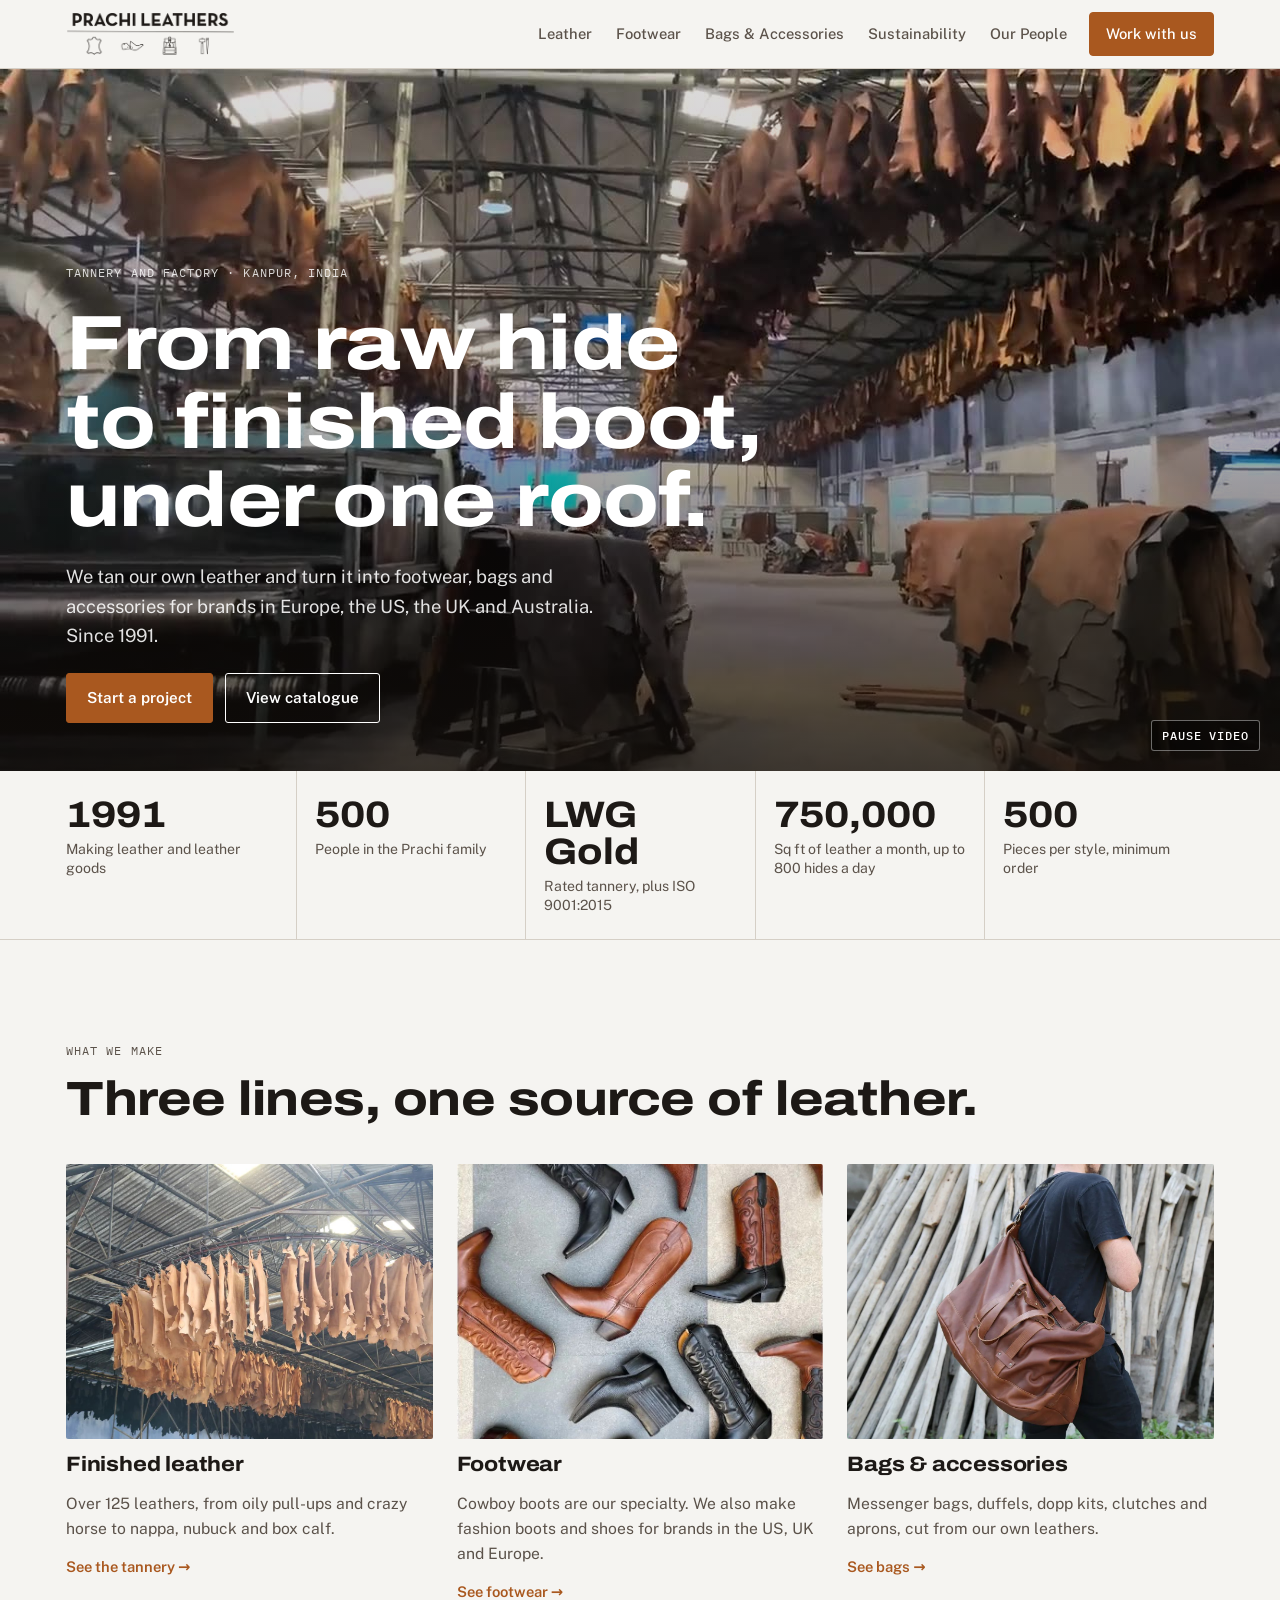
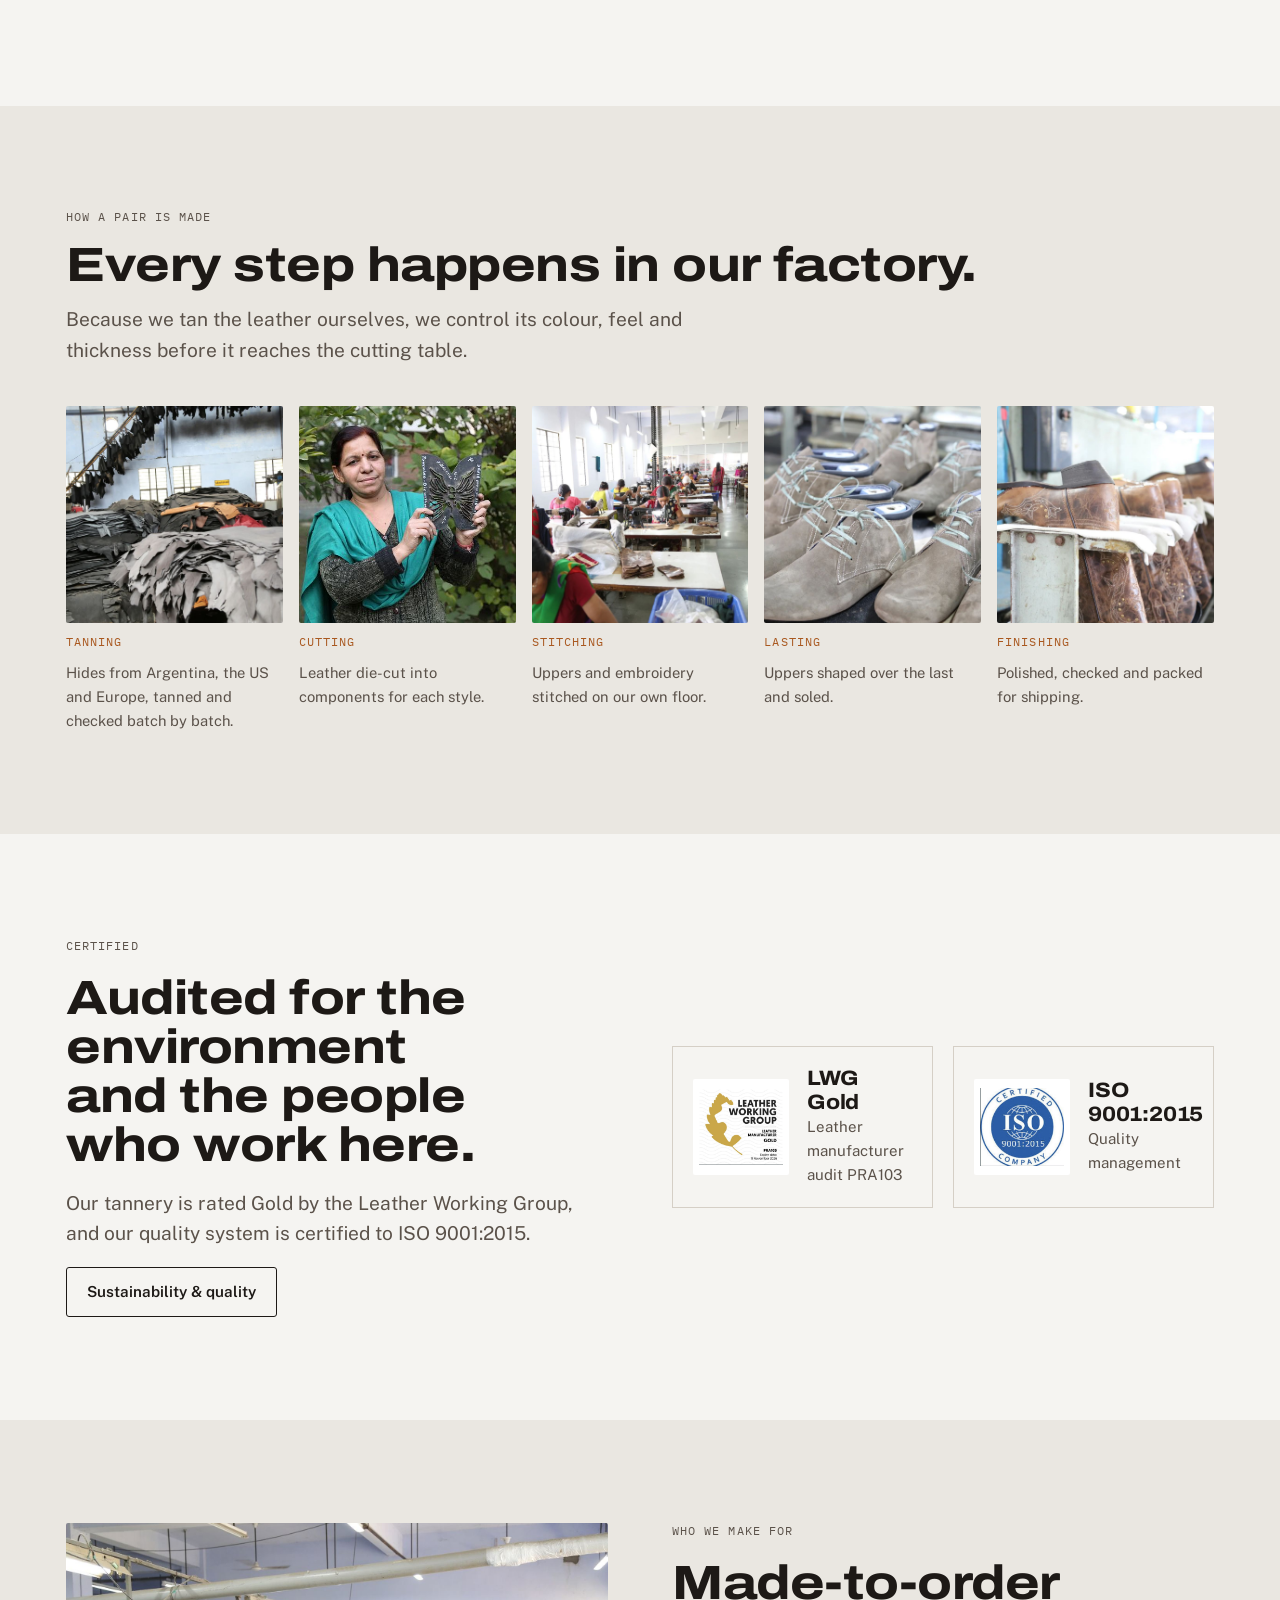
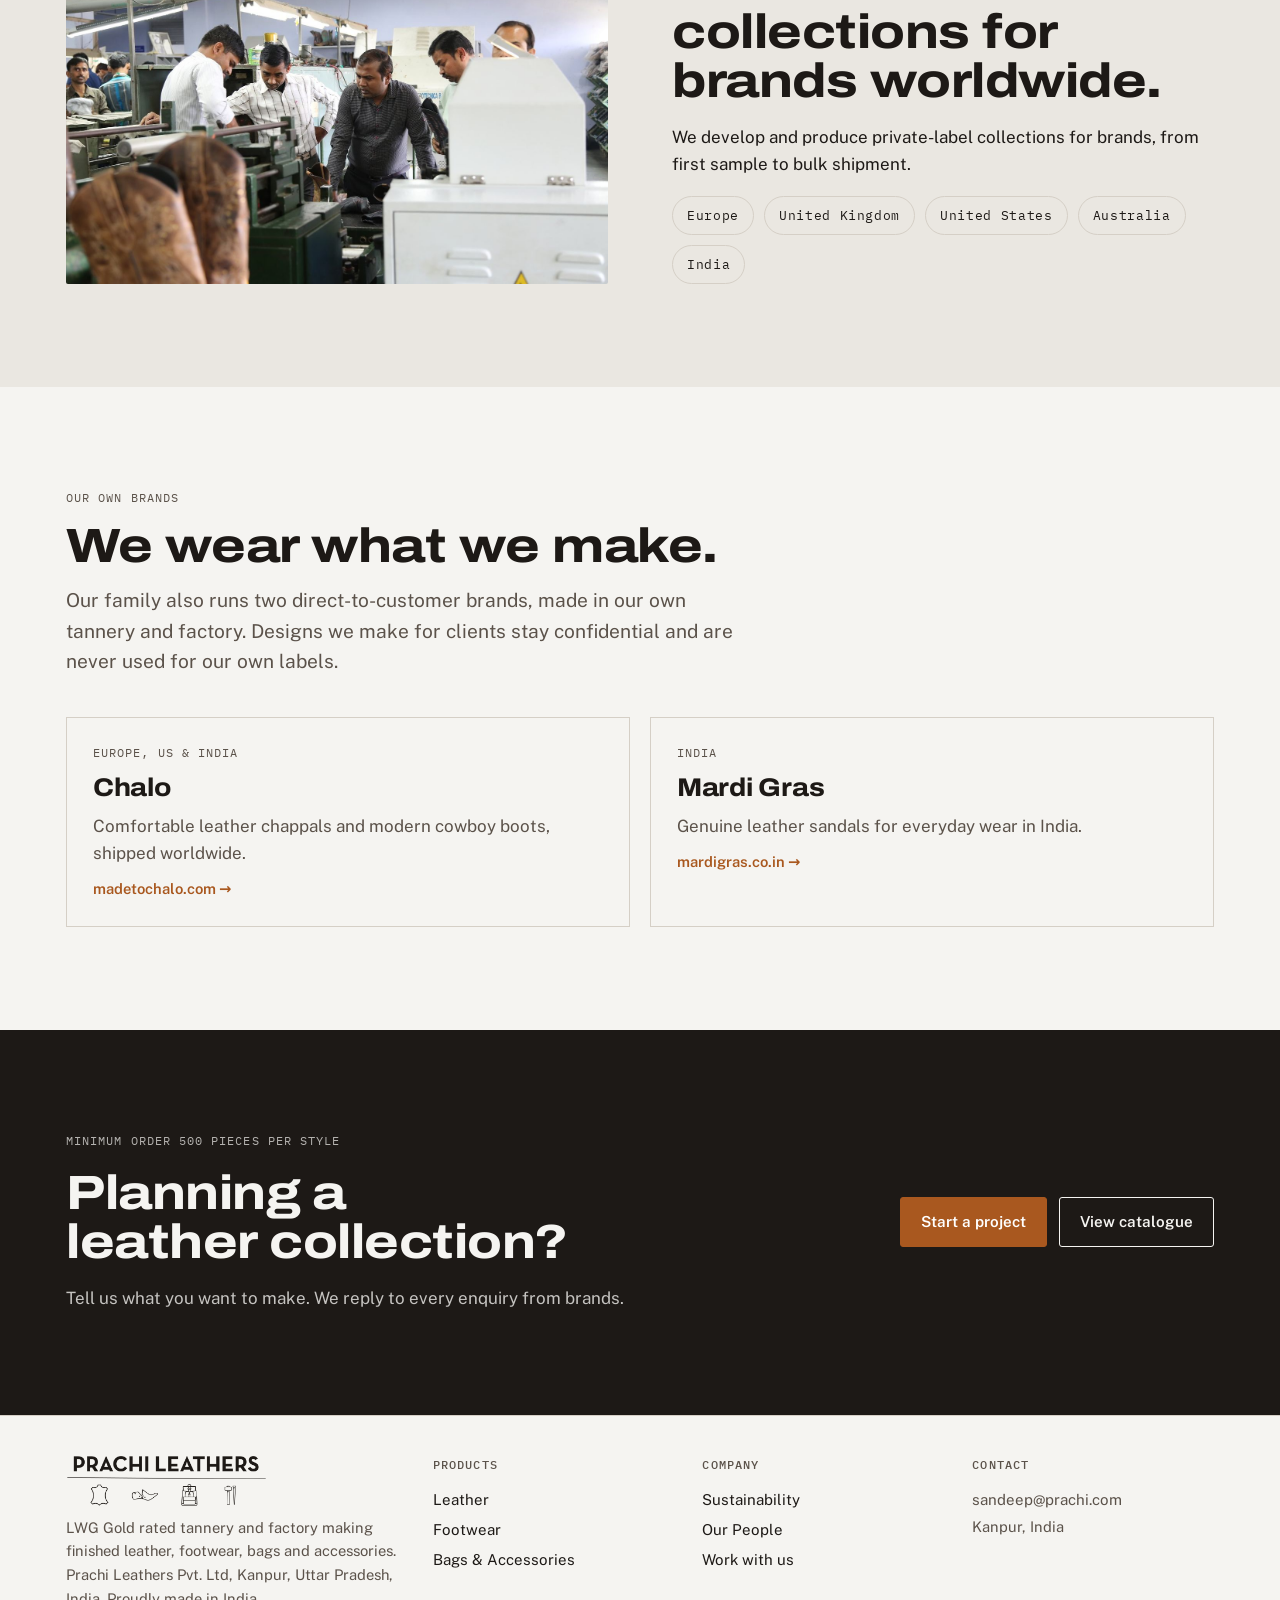
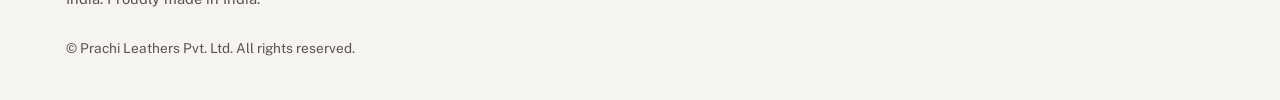
<file: index.html>
<!doctype html>
<html lang="en">
<head>
<meta charset="utf-8">
<meta name="viewport" content="width=device-width, initial-scale=1, viewport-fit=cover">
<title>Prachi Leathers | Leather, footwear and bags manufacturer, Kanpur</title>
<meta name="description" content="LWG Gold rated tannery and factory in Kanpur, India. We make finished leather, cowboy boots, footwear, bags and accessories for brands worldwide. Since 1991.">
<link rel="canonical" href="https://www.prachi.com/">
<meta property="og:type" content="website">
<meta property="og:title" content="Prachi Leathers | Leather, footwear and bags manufacturer, Kanpur">
<meta property="og:description" content="LWG Gold rated tannery and factory in Kanpur, India. We make finished leather, cowboy boots, footwear, bags and accessories for brands worldwide. Since 1991.">
<meta property="og:url" content="https://www.prachi.com/">
<meta property="og:image" content="https://www.prachi.com/assets/img/og.jpg">
<link rel="icon" type="image/png" href="assets/img/favicon.png">
<link rel="apple-touch-icon" href="assets/img/favicon.png">
<link rel="preconnect" href="https://fonts.googleapis.com">
<link rel="preconnect" href="https://fonts.gstatic.com" crossorigin>
<link rel="stylesheet" href="https://fonts.googleapis.com/css2?family=Archivo:wdth,wght@62..125,400..800&amp;family=Public+Sans:wght@400;500;600&amp;family=IBM+Plex+Mono:wght@400;500&amp;display=swap">
<link rel="stylesheet" href="assets/css/style.css">
</head>
<body>
<a class="skip" href="#content">Skip to content</a>
<header class="site">
  <div class="wrap">
    <a class="logo" href="./" aria-label="Prachi Leathers home"><span class="sr">Prachi Leathers</span></a>
    <button class="menu-btn" id="menuBtn" type="button" aria-expanded="false" aria-controls="mainNav">Menu</button>
    <nav class="main" id="mainNav">
      <a href="leather/">Leather</a>
      <a href="footwear/">Footwear</a>
      <a href="bags/">Bags &amp; Accessories</a>
      <a href="sustainability/">Sustainability</a>
      <a href="people/">Our People</a>
      <a class="btn solid" href="contact/">Work with us</a>
    </nav>
  </div>
</header>

<main id="content">

  <div class="hero">
    <img class="poster" src="assets/img/poster.jpg" alt="">
    <video id="heroVid" autoplay muted loop playsinline preload="auto" poster="assets/img/poster.jpg" aria-label="Inside the Prachi tannery and factory: hides on the line, cutting, stitching and finished cowboy boots">
      <source src="assets/video/factory.mp4" type="video/mp4">
    </video>
    <div class="wrap">
      <span class="tag">Tannery and factory · Kanpur, India</span>
      <h1>From raw hide to finished boot, under one roof.</h1>
      <p>We tan our own leather and turn it into footwear, bags and accessories for brands in Europe, the US, the UK and Australia. Since 1991.</p>
      <div class="ctas">
        <a class="btn solid" href="contact/">Start a project</a>
        <a class="btn" href="https://docs.google.com/presentation/d/e/2PACX-1vRCwdBOTmDUYI6d_nt5TDCudNjAdZakLWBO3F0Hiy_foMdYYIH1BQxZCkQY8DtiNwBayjkeep3fc4Gg/pub?start=false&amp;loop=false&amp;delayms=3000" target="_blank" rel="noopener">View catalogue</a>
      </div>
    </div>
    <button class="vid-toggle" id="vidToggle" type="button">PAUSE VIDEO</button>
  </div>

  <div class="facts"><div class="wrap">
    <div class="fact"><b>1991</b><span>Making leather and leather goods</span></div>
    <div class="fact"><b>500</b><span>People in the Prachi family</span></div>
    <div class="fact"><b>LWG Gold</b><span>Rated tannery, plus ISO 9001:2015</span></div>
    <div class="fact"><b>750,000</b><span>Sq ft of leather a month, up to 800 hides a day</span></div>
    <div class="fact"><b>500</b><span>Pieces per style, minimum order</span></div>
  </div></div>

  <div class="band"><div class="wrap">
    <div class="head"><span class="tag">What we make</span><h2>Three lines, one source of leather.</h2></div>
    <div class="lines">
      <a class="line" href="leather/"><div class="photo"><img src="assets/img/air-dry.jpg" alt="Tanned hides hanging to air dry in the tannery" loading="lazy"></div><h3>Finished leather</h3><p>Over 125 leathers, from oily pull-ups and crazy horse to nappa, nubuck and box calf.</p><span class="arrow">See the tannery →</span></a>
      <a class="line" href="footwear/"><div class="photo"><img src="assets/img/new-boots-flatlay.jpg" alt="Embroidered cowboy boots and ankle boots in black and tan laid out on stone" loading="lazy"></div><h3>Footwear</h3><p>Cowboy boots are our specialty. We also make fashion boots and shoes for brands in the US, UK and Europe.</p><span class="arrow">See footwear →</span></a>
      <a class="line" href="bags/"><div class="photo"><img src="assets/img/duffel.jpg" alt="A large brown leather duffel bag carried over the shoulder" loading="lazy"></div><h3>Bags &amp; accessories</h3><p>Messenger bags, duffels, dopp kits, clutches and aprons, cut from our own leathers.</p><span class="arrow">See bags →</span></a>
    </div>
  </div></div>

  <div class="band alt"><div class="wrap">
    <div class="head"><span class="tag">How a pair is made</span><h2>Every step happens in our factory.</h2><p class="lede">Because we tan the leather ourselves, we control its colour, feel and thickness before it reaches the cutting table.</p></div>
    <ol class="journey">
      <li><div class="photo"><img src="assets/img/tannery-check.jpg" alt="Tannery worker checking a stack of hides" loading="lazy"></div><span class="tag">Tanning</span><p>Hides from Argentina, the US and Europe, tanned and checked batch by batch.</p></li>
      <li><div class="photo"><img src="assets/img/p-madhu.jpg" alt="Madhu die-cutting leather components" loading="lazy"></div><span class="tag">Cutting</span><p>Leather die-cut into components for each style.</p></li>
      <li><div class="photo"><img src="assets/img/stitching.jpg" alt="The stitching floor, with rows of machinists" loading="lazy"></div><span class="tag">Stitching</span><p>Uppers and embroidery stitched on our own floor.</p></li>
      <li><div class="photo"><img src="assets/img/lasted.jpg" alt="Lasted suede boots lined up" loading="lazy"></div><span class="tag">Lasting</span><p>Uppers shaped over the last and soled.</p></li>
      <li><div class="photo"><img src="assets/img/assembly.jpg" alt="Cowboy boots on the assembly line before sole pasting" loading="lazy"></div><span class="tag">Finishing</span><p>Polished, checked and packed for shipping.</p></li>
    </ol>
  </div></div>

  <div class="band"><div class="wrap split">
    <div class="stack">
      <span class="tag">Certified</span>
      <h2>Audited for the environment and the people who work here.</h2>
      <p class="lede">Our tannery is rated Gold by the Leather Working Group, and our quality system is certified to ISO 9001:2015.</p>
      <div><a class="btn" href="sustainability/">Sustainability &amp; quality</a></div>
    </div>
    <div class="certs">
      <div class="cert"><img src="assets/img/cert2.jpg" alt="Leather Working Group Gold certificate"><div><h3>LWG Gold</h3><p>Leather manufacturer audit PRA103</p></div></div>
      <div class="cert"><img src="assets/img/cert1.jpg" alt="ISO 9001:2015 certified company seal"><div><h3>ISO 9001:2015</h3><p>Quality management</p></div></div>
    </div>
  </div></div>

  <div class="band alt"><div class="wrap split">
    <figure class="photo ratio-32"><img src="assets/img/team.jpg" alt="The Prachi development team at work in the sample room" loading="lazy"></figure>
    <div class="stack">
      <span class="tag">Who we make for</span>
      <h2>Made-to-order collections for brands worldwide.</h2>
      <p>We develop and produce private-label collections for brands, from first sample to bulk shipment.</p>
      <div class="markets"><span>Europe</span><span>United Kingdom</span><span>United States</span><span>Australia</span><span>India</span></div>
    </div>
  </div></div>

  <div class="band"><div class="wrap">
    <div class="head"><span class="tag">Our own brands</span><h2>We wear what we make.</h2><p class="lede">Our family also runs two direct-to-customer brands, made in our own tannery and factory. Designs we make for clients stay confidential and are never used for our own labels.</p></div>
    <div class="brands">
      <a class="brand" href="https://madetochalo.com" target="_blank" rel="noopener"><span class="tag">Europe, US &amp; India</span><h3>Chalo</h3><p>Comfortable leather chappals and modern cowboy boots, shipped worldwide.</p><span class="arrow">madetochalo.com →</span></a>
      <a class="brand" href="https://mardigras.co.in" target="_blank" rel="noopener"><span class="tag">India</span><h3>Mardi Gras</h3><p>Genuine leather sandals for everyday wear in India.</p><span class="arrow">mardigras.co.in →</span></a>
    </div>
  </div></div>
</main>

<section class="cta"><div class="wrap band">
  <div class="stack"><span class="tag">Minimum order 500 pieces per style</span><h2>Planning a leather collection?</h2><p>Tell us what you want to make. We reply to every enquiry from brands.</p></div>
  <div class="ctas"><a class="btn solid" href="contact/">Start a project</a><a class="btn" href="https://docs.google.com/presentation/d/e/2PACX-1vRCwdBOTmDUYI6d_nt5TDCudNjAdZakLWBO3F0Hiy_foMdYYIH1BQxZCkQY8DtiNwBayjkeep3fc4Gg/pub?start=false&amp;loop=false&amp;delayms=3000" target="_blank" rel="noopener">View catalogue</a></div>
</div></section>

<footer><div class="wrap">
  <div class="stack" style="gap:10px"><a class="logo" href="./" aria-label="Prachi Leathers home"><span class="sr">Prachi Leathers</span></a><p>LWG Gold rated tannery and factory making finished leather, footwear, bags and accessories. Prachi Leathers Pvt. Ltd, Kanpur, Uttar Pradesh, India. Proudly made in India.</p></div>
  <div><h4>Products</h4><a href="leather/">Leather</a><a href="footwear/">Footwear</a><a href="bags/">Bags &amp; Accessories</a></div>
  <div><h4>Company</h4><a href="sustainability/">Sustainability</a><a href="people/">Our People</a><a href="contact/">Work with us</a></div>
  <div><h4>Contact</h4><p><a href="mailto:sandeep@prachi.com">sandeep@prachi.com</a></p><p>Kanpur, India</p></div>
</div>
<div class="wrap" style="margin-top:28px"><p class="note">© Prachi Leathers Pvt. Ltd. All rights reserved.</p></div></footer>
<script src="assets/js/site.js" defer></script>
</body>
</html>
</file>
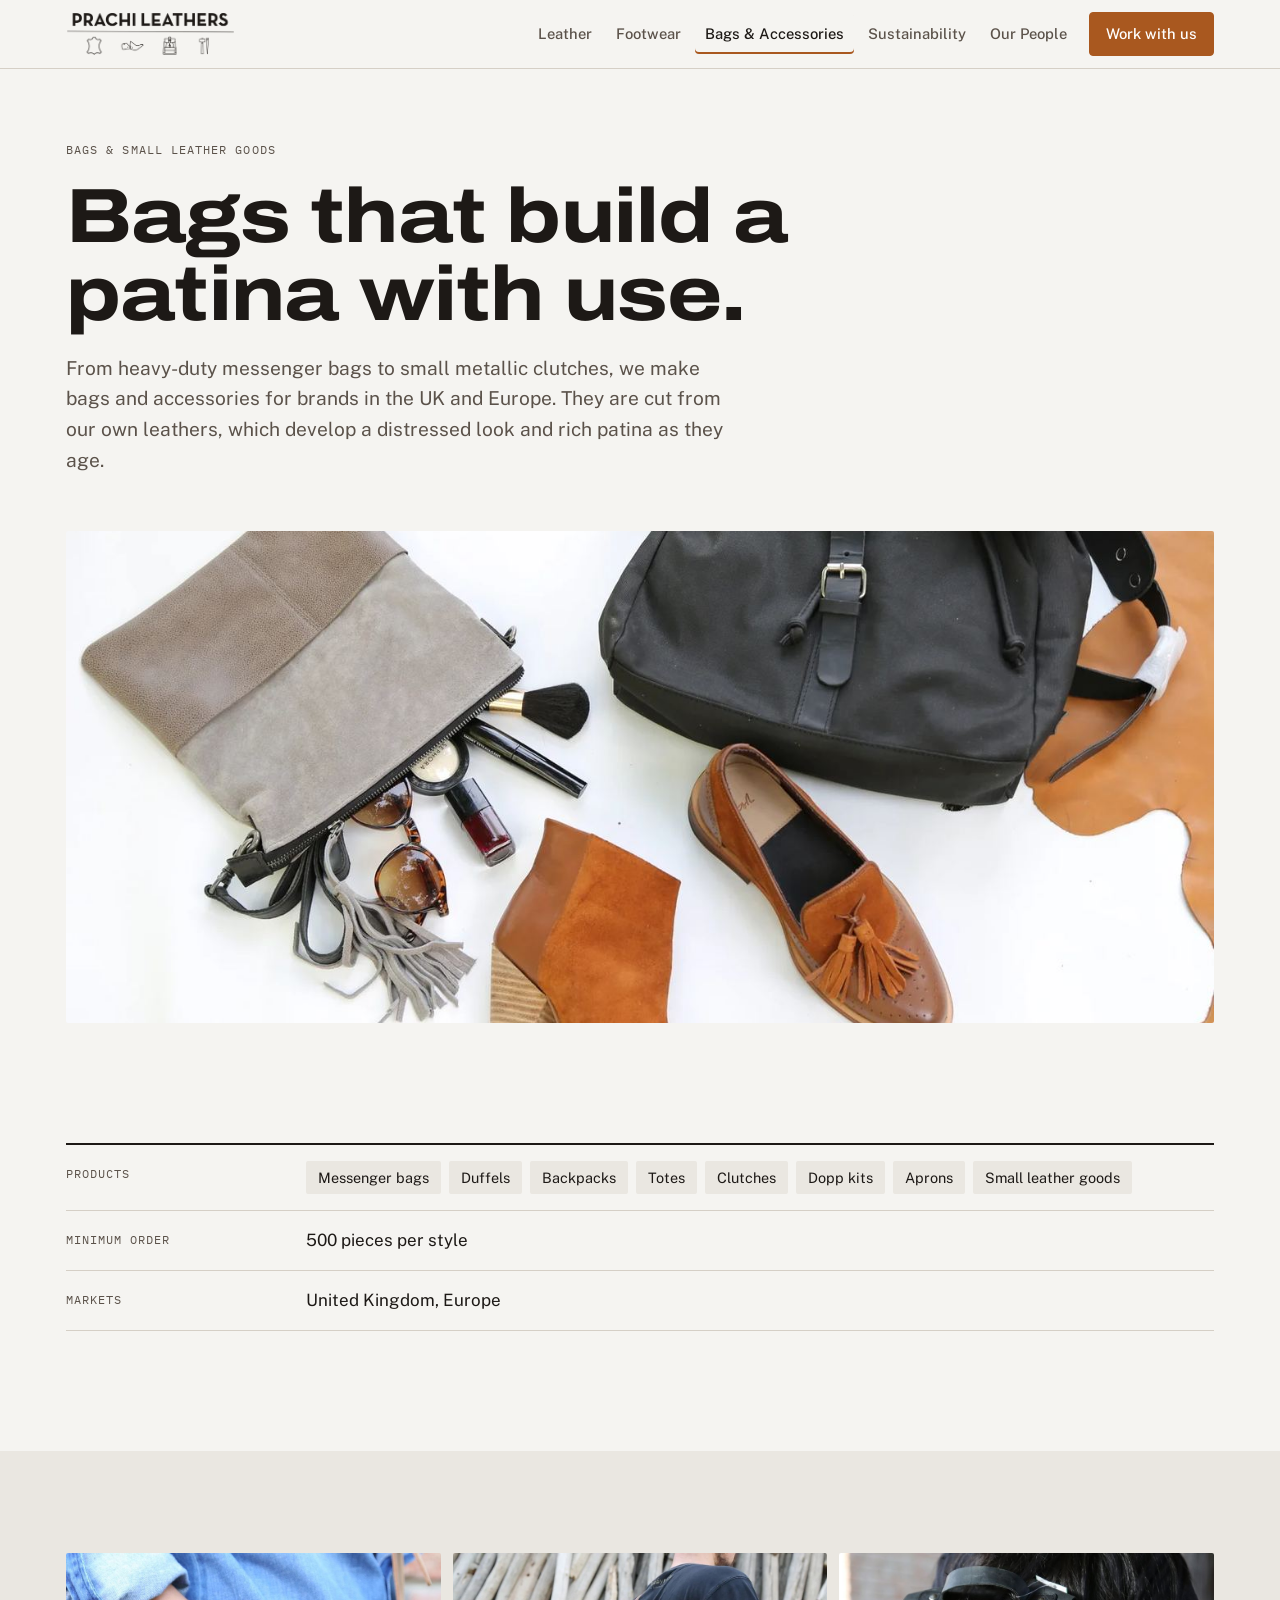
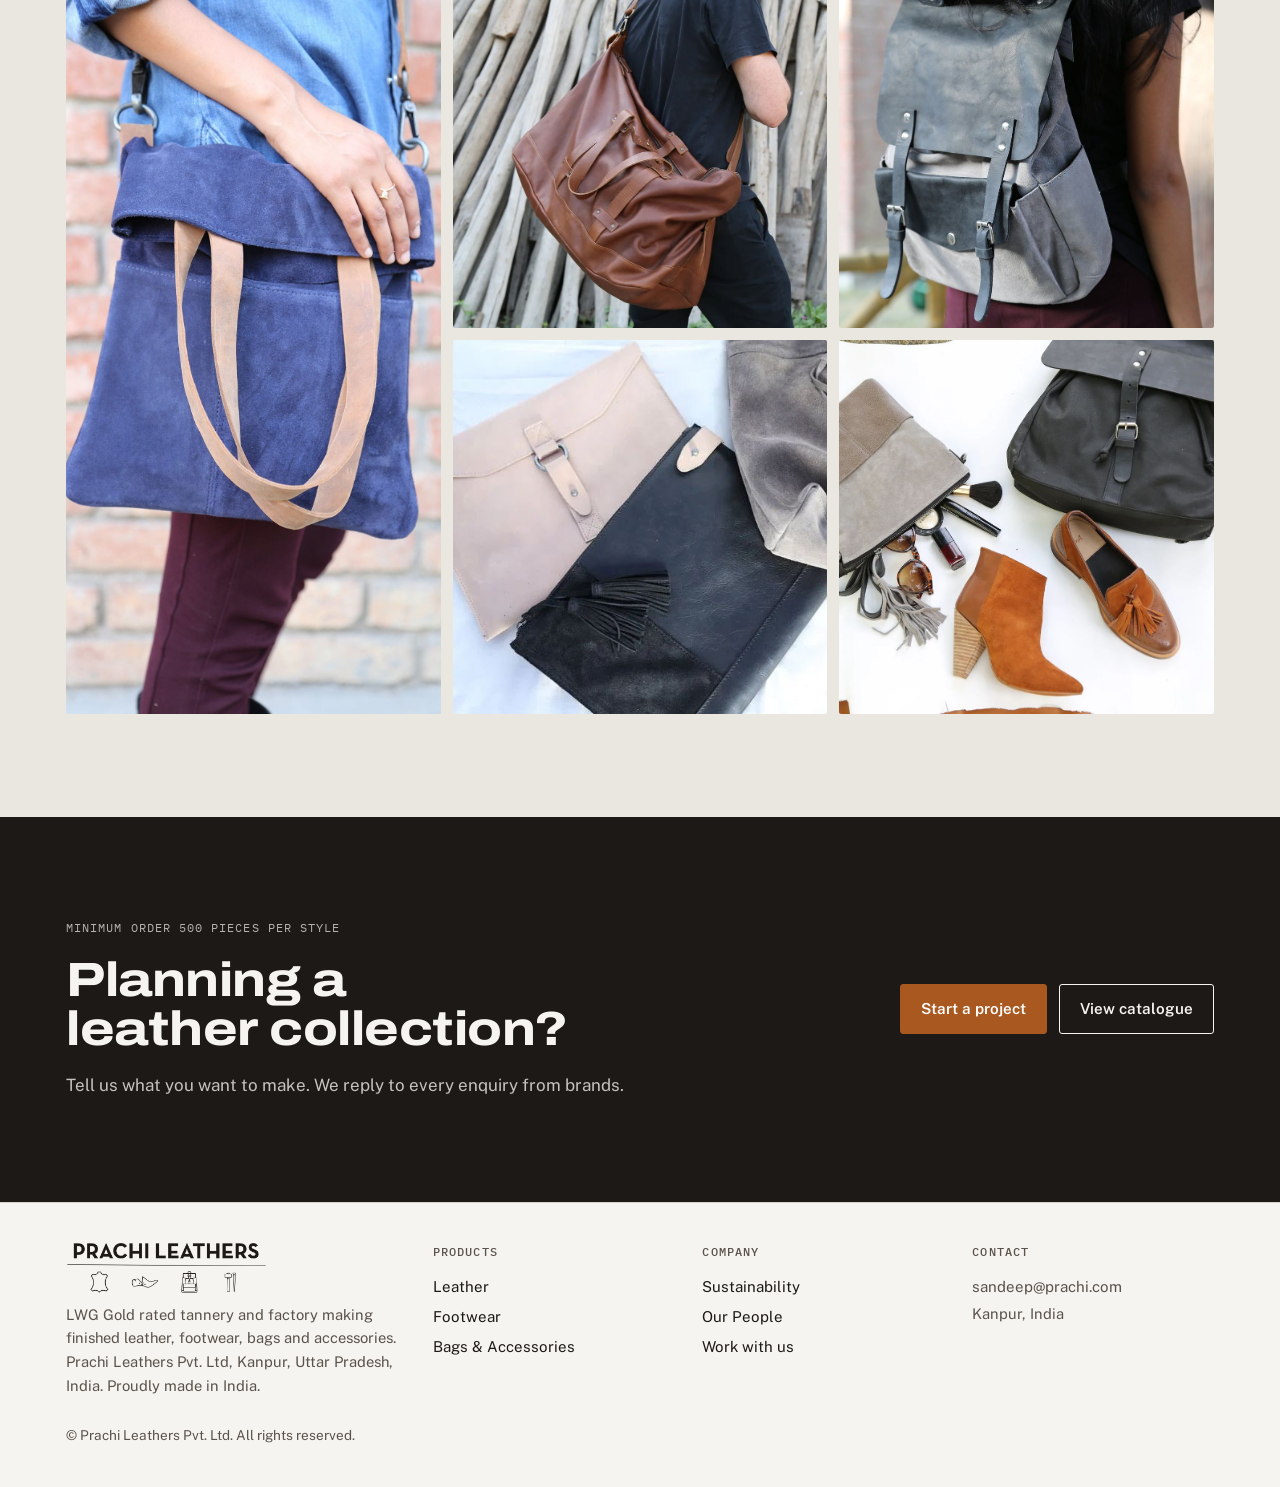
<file: bags/index.html>
<!doctype html>
<html lang="en">
<head>
<meta charset="utf-8">
<meta name="viewport" content="width=device-width, initial-scale=1, viewport-fit=cover">
<title>Leather bags and accessories | Prachi Leathers</title>
<meta name="description" content="Messenger bags, duffels, backpacks, clutches and small leather goods made from our own leathers.">
<link rel="canonical" href="https://www.prachi.com/bags/">
<meta property="og:type" content="website">
<meta property="og:title" content="Leather bags and accessories | Prachi Leathers">
<meta property="og:description" content="Messenger bags, duffels, backpacks, clutches and small leather goods made from our own leathers.">
<meta property="og:url" content="https://www.prachi.com/bags/">
<meta property="og:image" content="https://www.prachi.com/assets/img/og.jpg">
<link rel="icon" type="image/png" href="../assets/img/favicon.png">
<link rel="apple-touch-icon" href="../assets/img/favicon.png">
<link rel="preconnect" href="https://fonts.googleapis.com">
<link rel="preconnect" href="https://fonts.gstatic.com" crossorigin>
<link rel="stylesheet" href="https://fonts.googleapis.com/css2?family=Archivo:wdth,wght@62..125,400..800&amp;family=Public+Sans:wght@400;500;600&amp;family=IBM+Plex+Mono:wght@400;500&amp;display=swap">
<link rel="stylesheet" href="../assets/css/style.css">
</head>
<body>
<a class="skip" href="#content">Skip to content</a>
<header class="site">
  <div class="wrap">
    <a class="logo" href="../" aria-label="Prachi Leathers home"><span class="sr">Prachi Leathers</span></a>
    <button class="menu-btn" id="menuBtn" type="button" aria-expanded="false" aria-controls="mainNav">Menu</button>
    <nav class="main" id="mainNav">
      <a href="../leather/">Leather</a>
      <a href="../footwear/">Footwear</a>
      <a href="../bags/" aria-current="page">Bags &amp; Accessories</a>
      <a href="../sustainability/">Sustainability</a>
      <a href="../people/">Our People</a>
      <a class="btn solid" href="../contact/">Work with us</a>
    </nav>
  </div>
</header>

<main id="content">

  <div class="phero"><div class="wrap">
    <span class="tag">Bags &amp; small leather goods</span>
    <h1>Bags that build a patina with use.</h1>
    <p class="lede">From heavy-duty messenger bags to small metallic clutches, we make bags and accessories for brands in the UK and Europe. They are cut from our own leathers, which develop a distressed look and rich patina as they age.</p>
  </div>
  <div class="wrap"><div class="photo wide-photo"><img src="../assets/img/bag3.jpg" alt="Leather bags, pouches and shoes laid out together"></div></div></div>

  <div class="band"><div class="wrap">
    <dl class="spec">
      <div class="row"><dt>Products</dt><dd><div class="chips"><span>Messenger bags</span><span>Duffels</span><span>Backpacks</span><span>Totes</span><span>Clutches</span><span>Dopp kits</span><span>Aprons</span><span>Small leather goods</span></div></dd></div>
      <div class="row"><dt>Minimum order</dt><dd>500 pieces per style</dd></div>
      <div class="row"><dt>Markets</dt><dd>United Kingdom, Europe</dd></div>
    </dl>
  </div></div>

  <div class="band alt"><div class="wrap">
    <div class="gallery">
      <div class="photo tall"><img src="../assets/img/bag2.jpg" alt="Blue suede tote with tan handles" loading="lazy"></div>
      <div class="photo"><img src="../assets/img/duffel.jpg" alt="Brown leather duffel bag" loading="lazy"></div>
      <div class="photo"><img src="../assets/img/bag1.jpg" alt="Grey canvas and leather backpack" loading="lazy"></div>
      <div class="photo"><img src="../assets/img/clutches.jpg" alt="Leather clutches in pink, black and grey" loading="lazy"></div>
      <div class="photo"><img src="../assets/img/bag3.jpg" alt="Bags and pouches laid out" loading="lazy"></div>
    </div>
  </div></div>

</main>

<section class="cta"><div class="wrap band">
  <div class="stack"><span class="tag">Minimum order 500 pieces per style</span><h2>Planning a leather collection?</h2><p>Tell us what you want to make. We reply to every enquiry from brands.</p></div>
  <div class="ctas"><a class="btn solid" href="../contact/">Start a project</a><a class="btn" href="https://docs.google.com/presentation/d/e/2PACX-1vRCwdBOTmDUYI6d_nt5TDCudNjAdZakLWBO3F0Hiy_foMdYYIH1BQxZCkQY8DtiNwBayjkeep3fc4Gg/pub?start=false&amp;loop=false&amp;delayms=3000" target="_blank" rel="noopener">View catalogue</a></div>
</div></section>

<footer><div class="wrap">
  <div class="stack" style="gap:10px"><a class="logo" href="../" aria-label="Prachi Leathers home"><span class="sr">Prachi Leathers</span></a><p>LWG Gold rated tannery and factory making finished leather, footwear, bags and accessories. Prachi Leathers Pvt. Ltd, Kanpur, Uttar Pradesh, India. Proudly made in India.</p></div>
  <div><h4>Products</h4><a href="../leather/">Leather</a><a href="../footwear/">Footwear</a><a href="../bags/">Bags &amp; Accessories</a></div>
  <div><h4>Company</h4><a href="../sustainability/">Sustainability</a><a href="../people/">Our People</a><a href="../contact/">Work with us</a></div>
  <div><h4>Contact</h4><p><a href="mailto:sandeep@prachi.com">sandeep@prachi.com</a></p><p>Kanpur, India</p></div>
</div>
<div class="wrap" style="margin-top:28px"><p class="note">© Prachi Leathers Pvt. Ltd. All rights reserved.</p></div></footer>
<script src="../assets/js/site.js" defer></script>
</body>
</html>
</file>
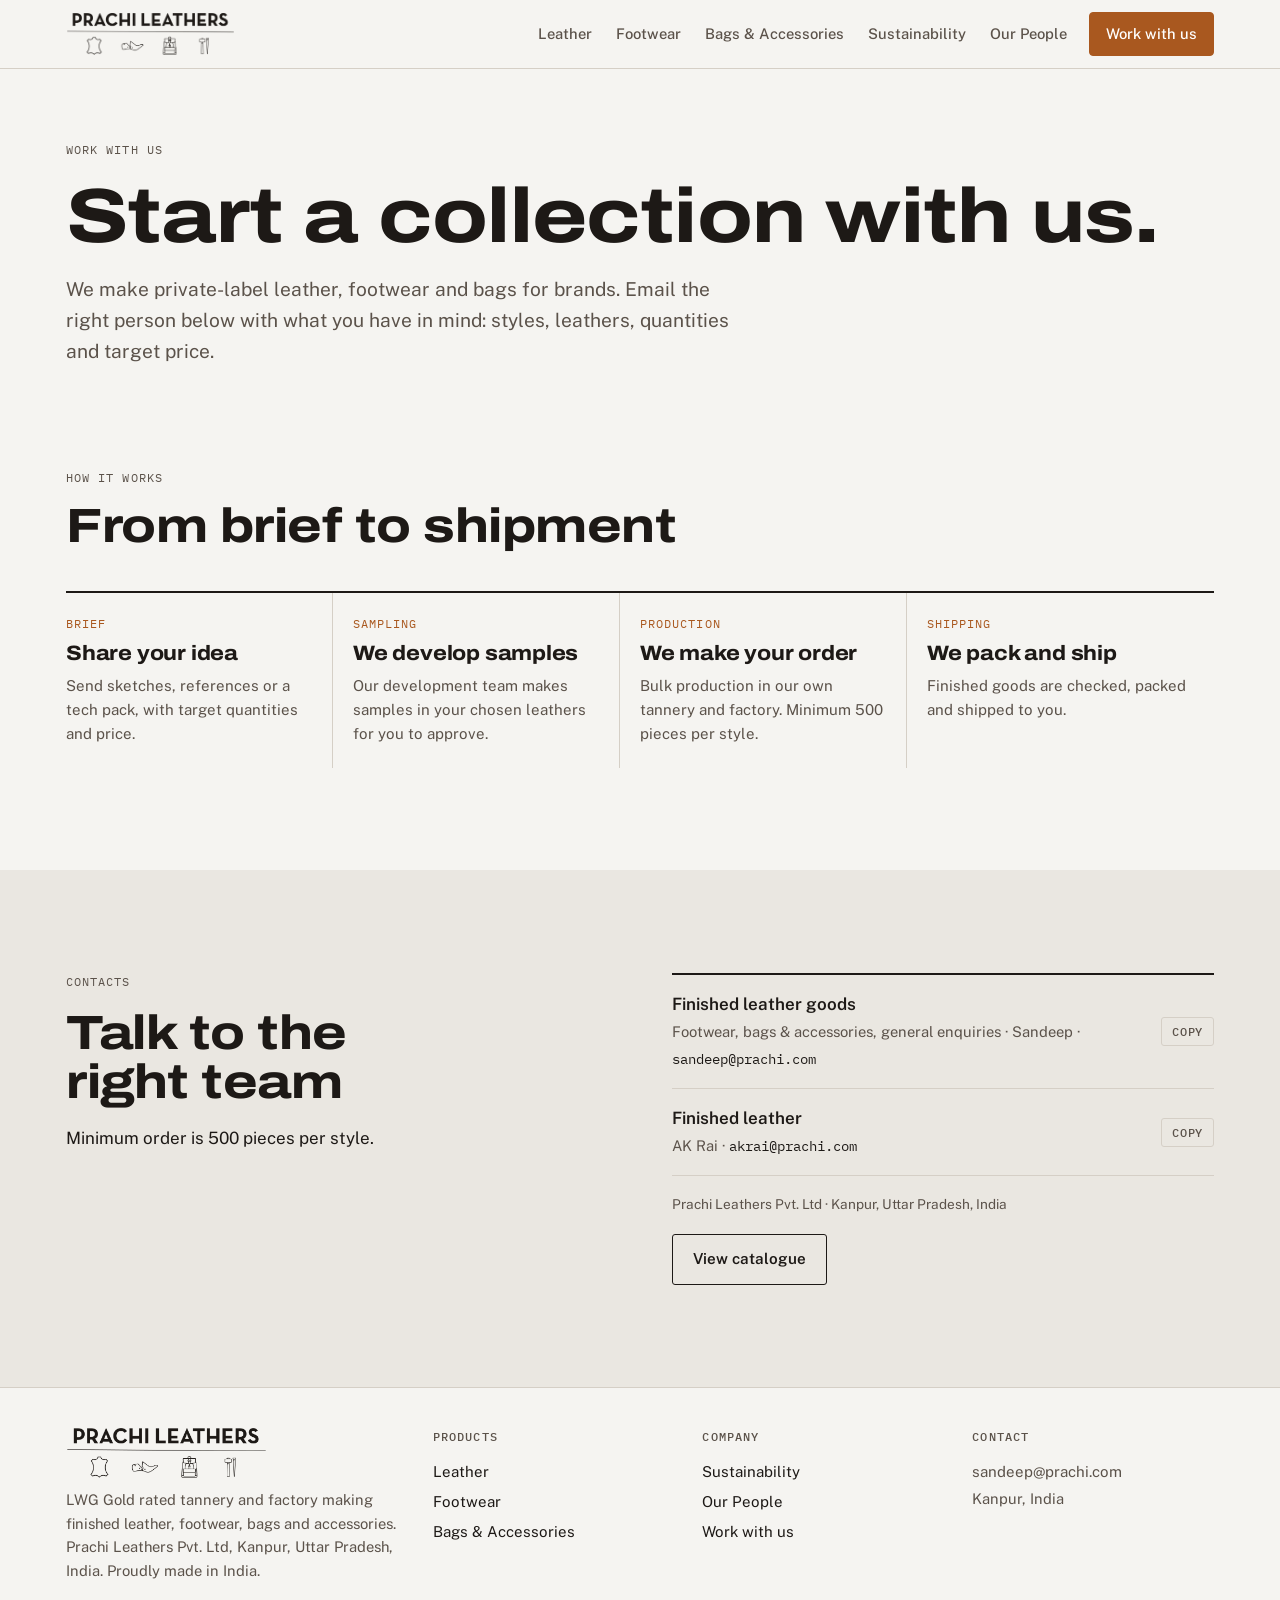
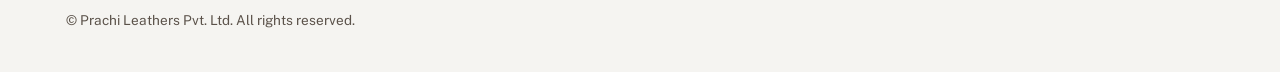
<file: contact/index.html>
<!doctype html>
<html lang="en">
<head>
<meta charset="utf-8">
<meta name="viewport" content="width=device-width, initial-scale=1, viewport-fit=cover">
<title>Work with us | Prachi Leathers</title>
<meta name="description" content="Start a private-label leather, footwear or bag collection with Prachi Leathers. Minimum order 500 pieces per style.">
<link rel="canonical" href="https://www.prachi.com/contact/">
<meta property="og:type" content="website">
<meta property="og:title" content="Work with us | Prachi Leathers">
<meta property="og:description" content="Start a private-label leather, footwear or bag collection with Prachi Leathers. Minimum order 500 pieces per style.">
<meta property="og:url" content="https://www.prachi.com/contact/">
<meta property="og:image" content="https://www.prachi.com/assets/img/og.jpg">
<link rel="icon" type="image/png" href="../assets/img/favicon.png">
<link rel="apple-touch-icon" href="../assets/img/favicon.png">
<link rel="preconnect" href="https://fonts.googleapis.com">
<link rel="preconnect" href="https://fonts.gstatic.com" crossorigin>
<link rel="stylesheet" href="https://fonts.googleapis.com/css2?family=Archivo:wdth,wght@62..125,400..800&amp;family=Public+Sans:wght@400;500;600&amp;family=IBM+Plex+Mono:wght@400;500&amp;display=swap">
<link rel="stylesheet" href="../assets/css/style.css">
</head>
<body>
<a class="skip" href="#content">Skip to content</a>
<header class="site">
  <div class="wrap">
    <a class="logo" href="../" aria-label="Prachi Leathers home"><span class="sr">Prachi Leathers</span></a>
    <button class="menu-btn" id="menuBtn" type="button" aria-expanded="false" aria-controls="mainNav">Menu</button>
    <nav class="main" id="mainNav">
      <a href="../leather/">Leather</a>
      <a href="../footwear/">Footwear</a>
      <a href="../bags/">Bags &amp; Accessories</a>
      <a href="../sustainability/">Sustainability</a>
      <a href="../people/">Our People</a>
      <a class="btn solid" href="../contact/" aria-current="page">Work with us</a>
    </nav>
  </div>
</header>

<main id="content">
  <div class="phero"><div class="wrap">
    <span class="tag">Work with us</span>
    <h1>Start a collection with us.</h1>
    <p class="lede">We make private-label leather, footwear and bags for brands. Email the right person below with what you have in mind: styles, leathers, quantities and target price.</p>
  </div></div>

  <div class="band"><div class="wrap">
    <div class="head"><span class="tag">How it works</span><h2>From brief to shipment</h2></div>
    <ol class="steps">
      <li><span class="tag">Brief</span><h3>Share your idea</h3><p>Send sketches, references or a tech pack, with target quantities and price.</p></li>
      <li><span class="tag">Sampling</span><h3>We develop samples</h3><p>Our development team makes samples in your chosen leathers for you to approve.</p></li>
      <li><span class="tag">Production</span><h3>We make your order</h3><p>Bulk production in our own tannery and factory. Minimum 500 pieces per style.</p></li>
      <li><span class="tag">Shipping</span><h3>We pack and ship</h3><p>Finished goods are checked, packed and shipped to you.</p></li>
    </ol>
  </div></div>

  <div class="band alt"><div class="wrap split" style="align-items:start">
    <div class="stack">
      <span class="tag">Contacts</span>
      <h2>Talk to the right team</h2>
      <p>Minimum order is 500 pieces per style.</p>
    </div>
    <div class="stack">
      <div class="contacts">
        <div class="contact"><div><b>Finished leather goods</b><span>Footwear, bags &amp; accessories, general enquiries · Sandeep · </span><a href="mailto:sandeep@prachi.com"><code>sandeep@prachi.com</code></a></div><button class="copy" type="button" data-copy="sandeep@prachi.com">Copy</button></div>
        <div class="contact"><div><b>Finished leather</b><span>AK Rai · </span><a href="mailto:akrai@prachi.com"><code>akrai@prachi.com</code></a></div><button class="copy" type="button" data-copy="akrai@prachi.com">Copy</button></div>
      </div>
      <p class="note">Prachi Leathers Pvt. Ltd · Kanpur, Uttar Pradesh, India</p>
      <div><a class="btn" href="https://docs.google.com/presentation/d/e/2PACX-1vRCwdBOTmDUYI6d_nt5TDCudNjAdZakLWBO3F0Hiy_foMdYYIH1BQxZCkQY8DtiNwBayjkeep3fc4Gg/pub?start=false&amp;loop=false&amp;delayms=3000" target="_blank" rel="noopener">View catalogue</a></div>
    </div>
  </div></div>

</main>


<footer><div class="wrap">
  <div class="stack" style="gap:10px"><a class="logo" href="../" aria-label="Prachi Leathers home"><span class="sr">Prachi Leathers</span></a><p>LWG Gold rated tannery and factory making finished leather, footwear, bags and accessories. Prachi Leathers Pvt. Ltd, Kanpur, Uttar Pradesh, India. Proudly made in India.</p></div>
  <div><h4>Products</h4><a href="../leather/">Leather</a><a href="../footwear/">Footwear</a><a href="../bags/">Bags &amp; Accessories</a></div>
  <div><h4>Company</h4><a href="../sustainability/">Sustainability</a><a href="../people/">Our People</a><a href="../contact/">Work with us</a></div>
  <div><h4>Contact</h4><p><a href="mailto:sandeep@prachi.com">sandeep@prachi.com</a></p><p>Kanpur, India</p></div>
</div>
<div class="wrap" style="margin-top:28px"><p class="note">© Prachi Leathers Pvt. Ltd. All rights reserved.</p></div></footer>
<script src="../assets/js/site.js" defer></script>
</body>
</html>
</file>
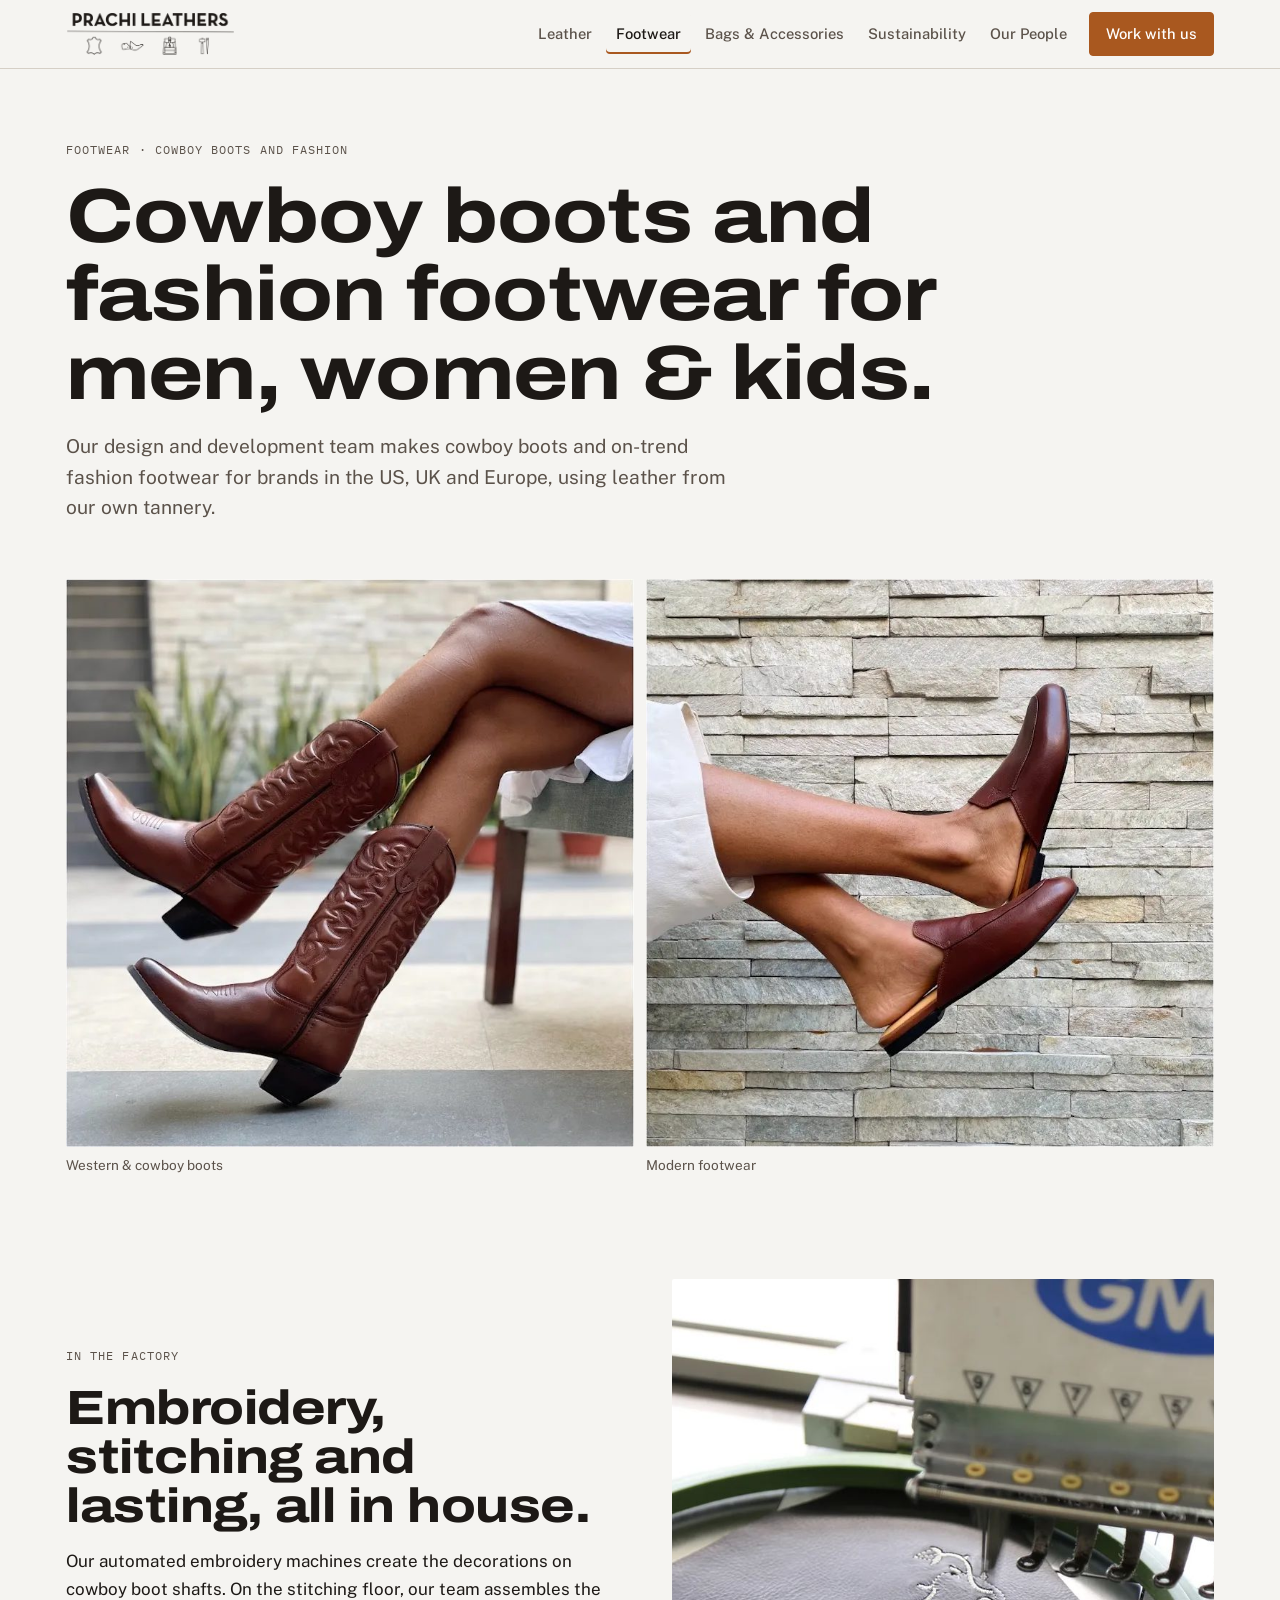
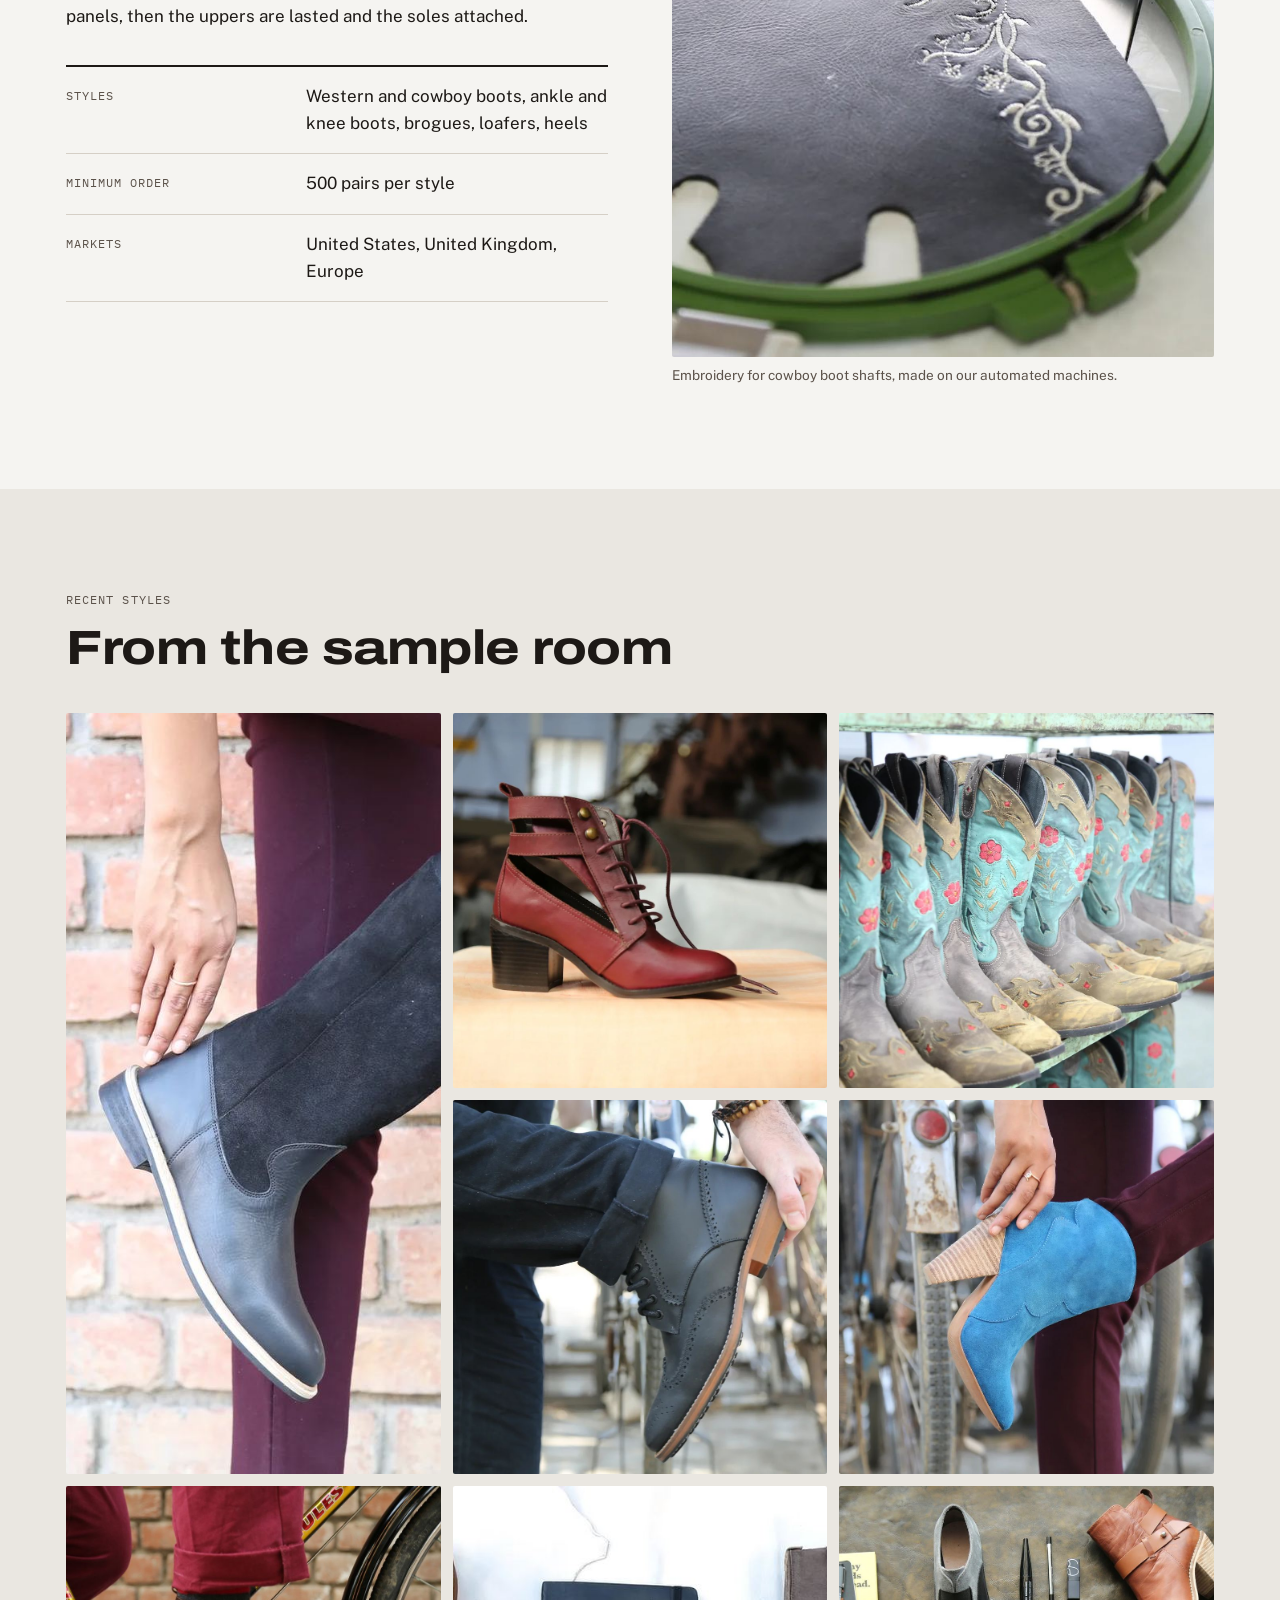
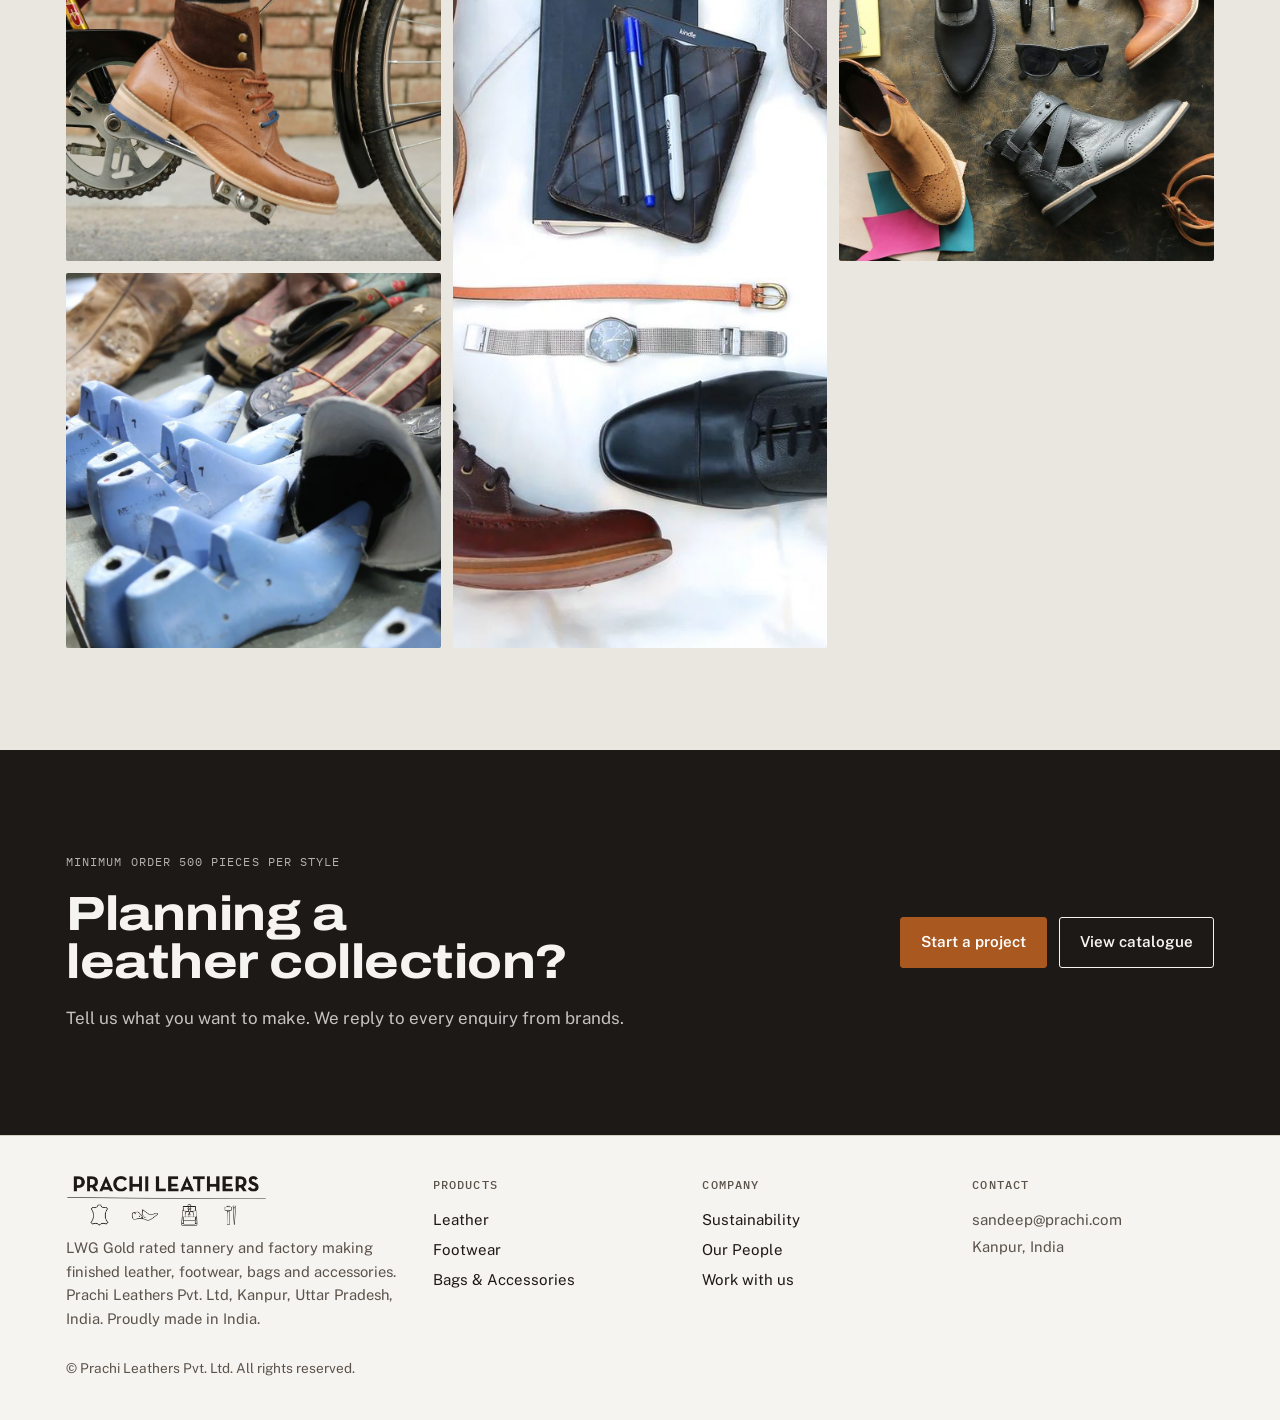
<file: footwear/index.html>
<!doctype html>
<html lang="en">
<head>
<meta charset="utf-8">
<meta name="viewport" content="width=device-width, initial-scale=1, viewport-fit=cover">
<title>Cowboy boots and footwear | Prachi Leathers</title>
<meta name="description" content="Cowboy boots, western and fashion footwear made for brands in the US, UK and Europe, from leather tanned in our own tannery.">
<link rel="canonical" href="https://www.prachi.com/footwear/">
<meta property="og:type" content="website">
<meta property="og:title" content="Cowboy boots and footwear | Prachi Leathers">
<meta property="og:description" content="Cowboy boots, western and fashion footwear made for brands in the US, UK and Europe, from leather tanned in our own tannery.">
<meta property="og:url" content="https://www.prachi.com/footwear/">
<meta property="og:image" content="https://www.prachi.com/assets/img/og.jpg">
<link rel="icon" type="image/png" href="../assets/img/favicon.png">
<link rel="apple-touch-icon" href="../assets/img/favicon.png">
<link rel="preconnect" href="https://fonts.googleapis.com">
<link rel="preconnect" href="https://fonts.gstatic.com" crossorigin>
<link rel="stylesheet" href="https://fonts.googleapis.com/css2?family=Archivo:wdth,wght@62..125,400..800&amp;family=Public+Sans:wght@400;500;600&amp;family=IBM+Plex+Mono:wght@400;500&amp;display=swap">
<link rel="stylesheet" href="../assets/css/style.css">
</head>
<body>
<a class="skip" href="#content">Skip to content</a>
<header class="site">
  <div class="wrap">
    <a class="logo" href="../" aria-label="Prachi Leathers home"><span class="sr">Prachi Leathers</span></a>
    <button class="menu-btn" id="menuBtn" type="button" aria-expanded="false" aria-controls="mainNav">Menu</button>
    <nav class="main" id="mainNav">
      <a href="../leather/">Leather</a>
      <a href="../footwear/" aria-current="page">Footwear</a>
      <a href="../bags/">Bags &amp; Accessories</a>
      <a href="../sustainability/">Sustainability</a>
      <a href="../people/">Our People</a>
      <a class="btn solid" href="../contact/">Work with us</a>
    </nav>
  </div>
</header>

<main id="content">

  <div class="phero"><div class="wrap">
    <span class="tag">Footwear · cowboy boots and fashion</span>
    <h1>Cowboy boots and fashion footwear for men, women &amp; kids.</h1>
    <p class="lede">Our design and development team makes cowboy boots and on-trend fashion footwear for brands in the US, UK and Europe, using leather from our own tannery.</p>
  </div>
  <div class="wrap"><div class="pair">
    <figure><div class="photo"><img src="../assets/img/new-cowboy-worn.jpg" alt="Brown embroidered cowboy boots worn with a white dress"></div><figcaption>Western &amp; cowboy boots</figcaption></figure>
    <figure><div class="photo"><img src="../assets/img/new-mules-worn.jpg" alt="Brown leather slip-on mules worn against a stone wall"></div><figcaption>Modern footwear</figcaption></figure>
  </div></div></div>

  <div class="band"><div class="wrap split">
    <div class="stack">
      <span class="tag">In the factory</span>
      <h2>Embroidery, stitching and lasting, all in house.</h2>
      <p>Our automated embroidery machines create the decorations on cowboy boot shafts. On the stitching floor, our team assembles the panels, then the uppers are lasted and the soles attached.</p>
      <dl class="spec">
        <div class="row"><dt>Styles</dt><dd>Western and cowboy boots, ankle and knee boots, brogues, loafers, heels</dd></div>
        <div class="row"><dt>Minimum order</dt><dd>500 pairs per style</dd></div>
        <div class="row"><dt>Markets</dt><dd>United States, United Kingdom, Europe</dd></div>
      </dl>
    </div>
    <figure><div class="photo ratio-45"><img src="../assets/img/embroidery.jpg" alt="Automated embroidery machine stitching a cowboy boot panel" loading="lazy"></div><figcaption>Embroidery for cowboy boot shafts, made on our automated machines.</figcaption></figure>
  </div></div>

  <div class="band alt"><div class="wrap">
    <div class="head"><span class="tag">Recent styles</span><h2>From the sample room</h2></div>
    <div class="gallery">
      <div class="photo tall"><img src="../assets/img/fw4.jpg" alt="Grey knee-high leather boot" loading="lazy"></div>
      <div class="photo"><img src="../assets/img/fw6.jpg" alt="Oxblood lace-up heeled boot" loading="lazy"></div>
      <div class="photo"><img src="../assets/img/fw3.jpg" alt="Rows of embroidered cowboy boots on a rack" loading="lazy"></div>
      <div class="photo"><img src="../assets/img/fw1.jpg" alt="Navy leather brogue boot" loading="lazy"></div>
      <div class="photo"><img src="../assets/img/fw2.jpg" alt="Blue suede heeled ankle boot" loading="lazy"></div>
      <div class="photo"><img src="../assets/img/boot-pedal.jpg" alt="Tan leather boot on a bicycle pedal" loading="lazy"></div>
      <div class="photo tall"><img src="../assets/img/fw5.jpg" alt="Men's shoes and boots laid out with accessories" loading="lazy"></div>
      <div class="photo"><img src="../assets/img/hero-boots.jpg" alt="Boots and shoes laid out with props" loading="lazy"></div>
      <div class="photo"><img src="../assets/img/fw-hero.jpg" alt="Boots on lasts in development" loading="lazy"></div>
    </div>
  </div></div>
</main>

<section class="cta"><div class="wrap band">
  <div class="stack"><span class="tag">Minimum order 500 pieces per style</span><h2>Planning a leather collection?</h2><p>Tell us what you want to make. We reply to every enquiry from brands.</p></div>
  <div class="ctas"><a class="btn solid" href="../contact/">Start a project</a><a class="btn" href="https://docs.google.com/presentation/d/e/2PACX-1vRCwdBOTmDUYI6d_nt5TDCudNjAdZakLWBO3F0Hiy_foMdYYIH1BQxZCkQY8DtiNwBayjkeep3fc4Gg/pub?start=false&amp;loop=false&amp;delayms=3000" target="_blank" rel="noopener">View catalogue</a></div>
</div></section>

<footer><div class="wrap">
  <div class="stack" style="gap:10px"><a class="logo" href="../" aria-label="Prachi Leathers home"><span class="sr">Prachi Leathers</span></a><p>LWG Gold rated tannery and factory making finished leather, footwear, bags and accessories. Prachi Leathers Pvt. Ltd, Kanpur, Uttar Pradesh, India. Proudly made in India.</p></div>
  <div><h4>Products</h4><a href="../leather/">Leather</a><a href="../footwear/">Footwear</a><a href="../bags/">Bags &amp; Accessories</a></div>
  <div><h4>Company</h4><a href="../sustainability/">Sustainability</a><a href="../people/">Our People</a><a href="../contact/">Work with us</a></div>
  <div><h4>Contact</h4><p><a href="mailto:sandeep@prachi.com">sandeep@prachi.com</a></p><p>Kanpur, India</p></div>
</div>
<div class="wrap" style="margin-top:28px"><p class="note">© Prachi Leathers Pvt. Ltd. All rights reserved.</p></div></footer>
<script src="../assets/js/site.js" defer></script>
</body>
</html>
</file>
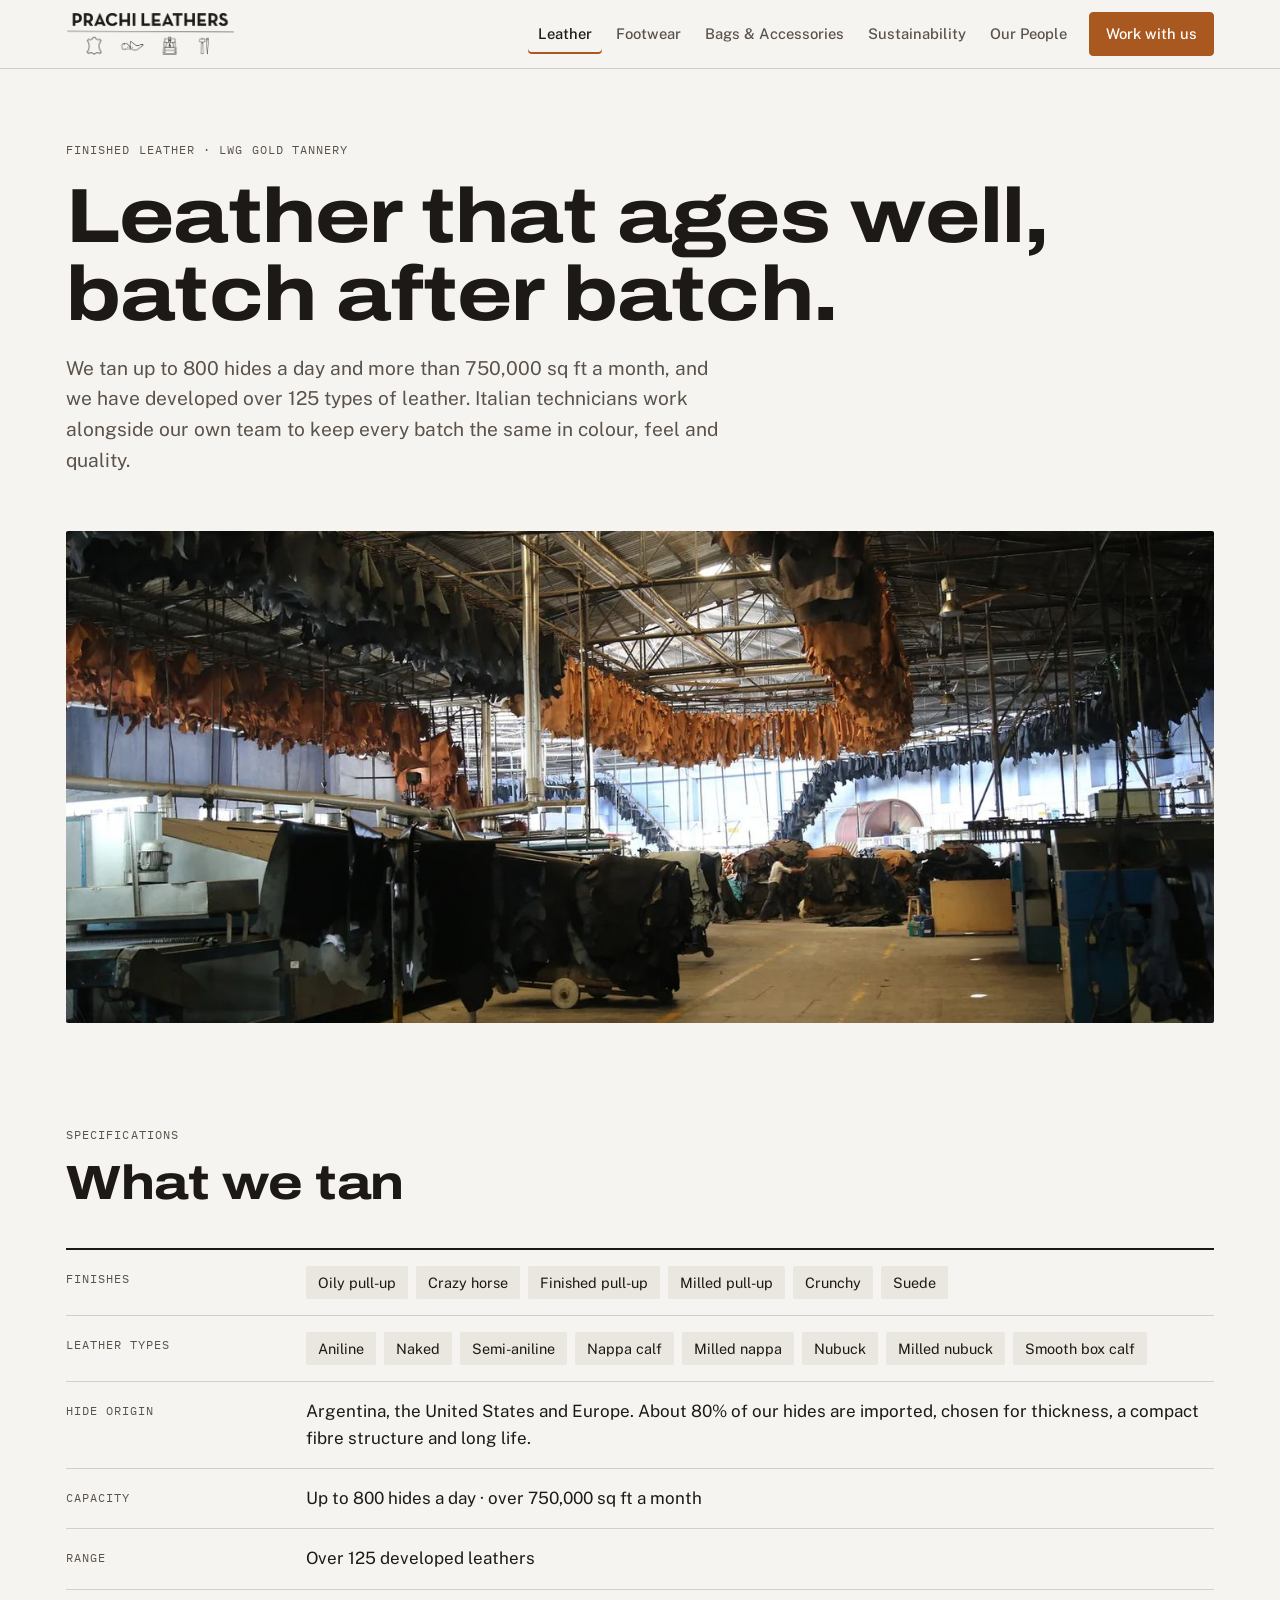
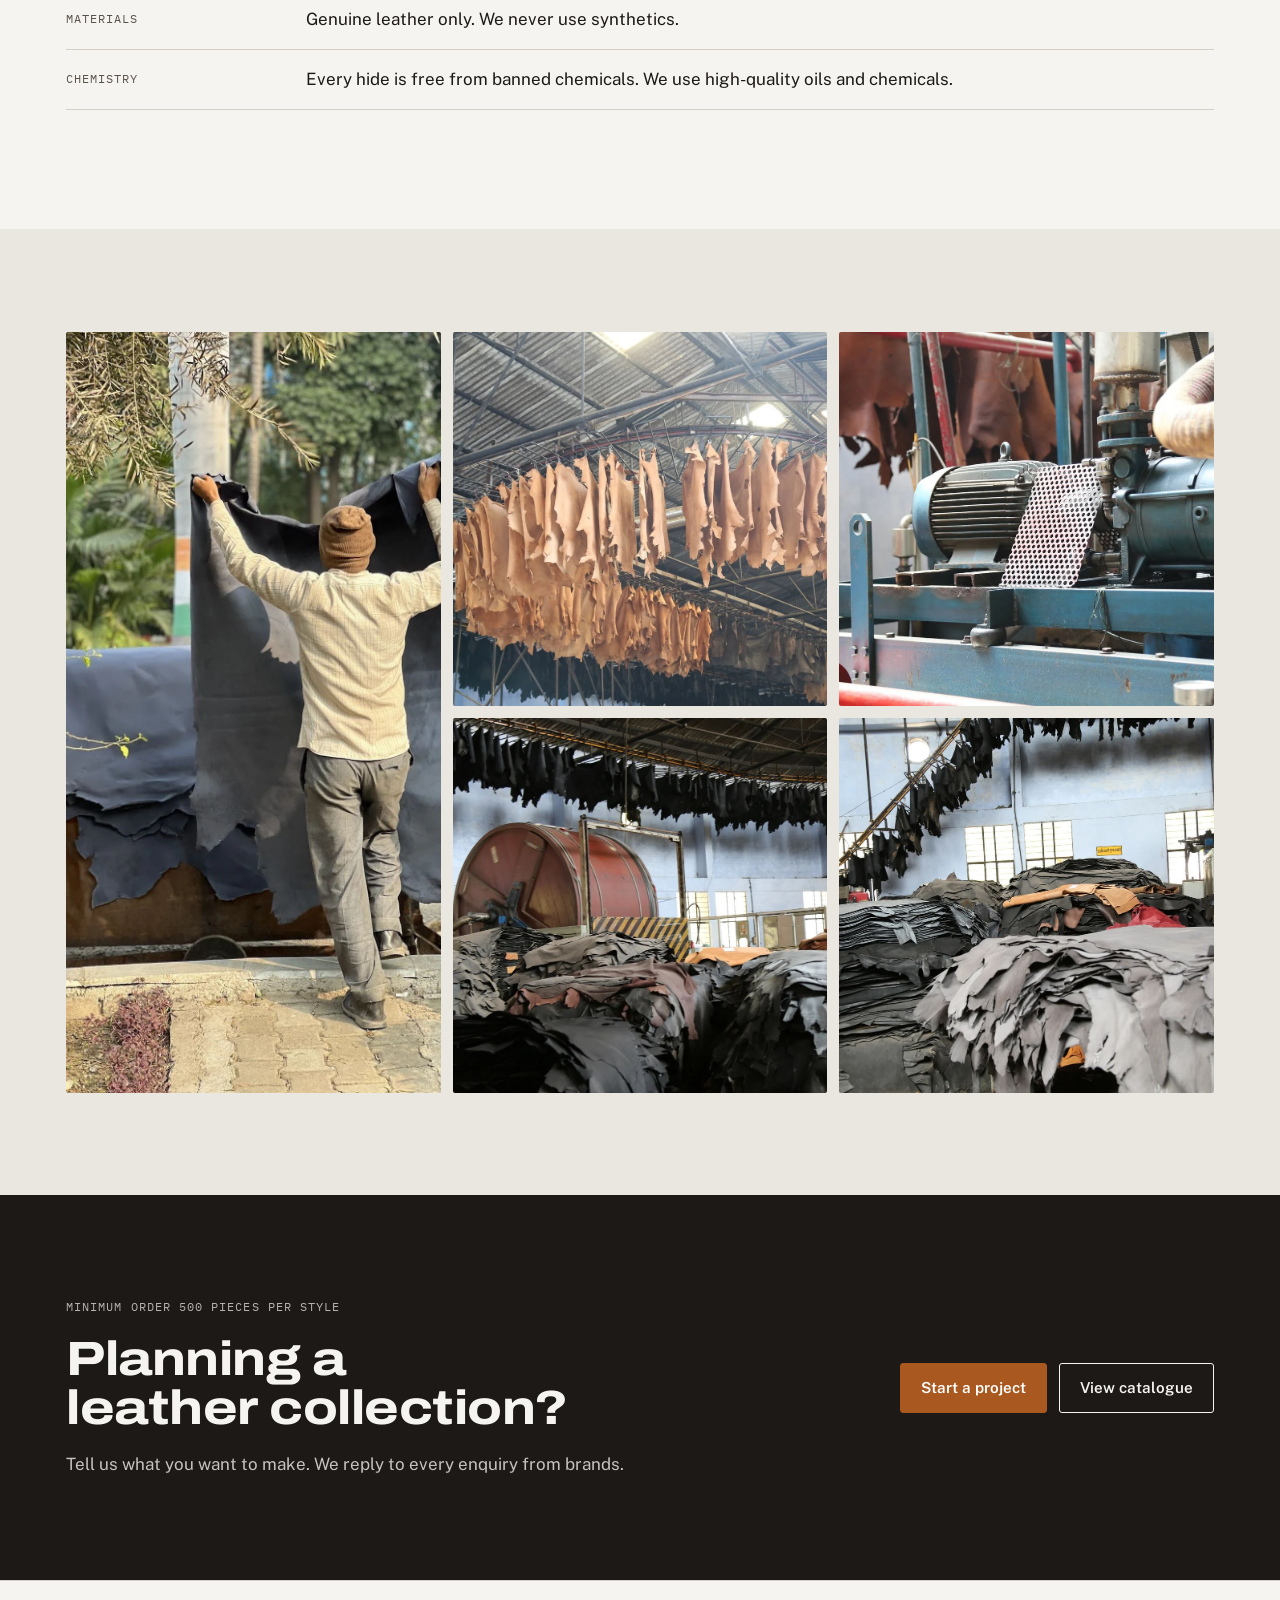
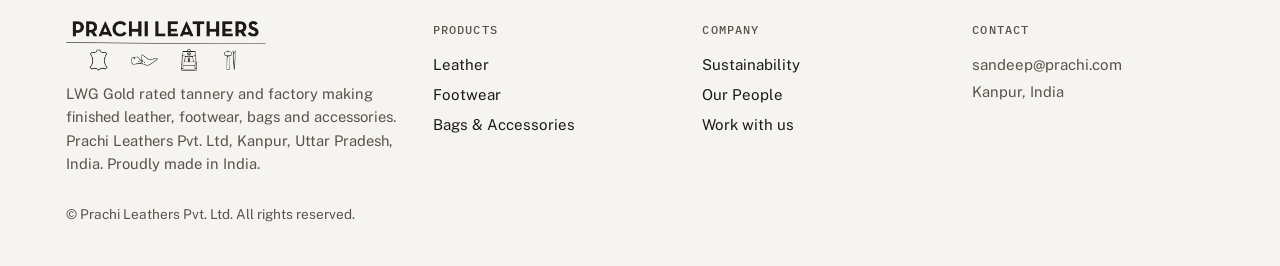
<file: leather/index.html>
<!doctype html>
<html lang="en">
<head>
<meta charset="utf-8">
<meta name="viewport" content="width=device-width, initial-scale=1, viewport-fit=cover">
<title>Finished leather | Prachi Leathers</title>
<meta name="description" content="Over 125 leathers from our LWG Gold tannery: oily pull-ups, crazy horse, nappa, nubuck and box calf. Up to 800 hides a day.">
<link rel="canonical" href="https://www.prachi.com/leather/">
<meta property="og:type" content="website">
<meta property="og:title" content="Finished leather | Prachi Leathers">
<meta property="og:description" content="Over 125 leathers from our LWG Gold tannery: oily pull-ups, crazy horse, nappa, nubuck and box calf. Up to 800 hides a day.">
<meta property="og:url" content="https://www.prachi.com/leather/">
<meta property="og:image" content="https://www.prachi.com/assets/img/og.jpg">
<link rel="icon" type="image/png" href="../assets/img/favicon.png">
<link rel="apple-touch-icon" href="../assets/img/favicon.png">
<link rel="preconnect" href="https://fonts.googleapis.com">
<link rel="preconnect" href="https://fonts.gstatic.com" crossorigin>
<link rel="stylesheet" href="https://fonts.googleapis.com/css2?family=Archivo:wdth,wght@62..125,400..800&amp;family=Public+Sans:wght@400;500;600&amp;family=IBM+Plex+Mono:wght@400;500&amp;display=swap">
<link rel="stylesheet" href="../assets/css/style.css">
</head>
<body>
<a class="skip" href="#content">Skip to content</a>
<header class="site">
  <div class="wrap">
    <a class="logo" href="../" aria-label="Prachi Leathers home"><span class="sr">Prachi Leathers</span></a>
    <button class="menu-btn" id="menuBtn" type="button" aria-expanded="false" aria-controls="mainNav">Menu</button>
    <nav class="main" id="mainNav">
      <a href="../leather/" aria-current="page">Leather</a>
      <a href="../footwear/">Footwear</a>
      <a href="../bags/">Bags &amp; Accessories</a>
      <a href="../sustainability/">Sustainability</a>
      <a href="../people/">Our People</a>
      <a class="btn solid" href="../contact/">Work with us</a>
    </nav>
  </div>
</header>

<main id="content">

  <div class="phero"><div class="wrap">
    <span class="tag">Finished leather · LWG Gold tannery</span>
    <h1>Leather that ages well, batch after batch.</h1>
    <p class="lede">We tan up to 800 hides a day and more than 750,000 sq ft a month, and we have developed over 125 types of leather. Italian technicians work alongside our own team to keep every batch the same in colour, feel and quality.</p>
  </div>
  <div class="wrap"><div class="photo wide-photo"><img src="../assets/img/tannery-floor.jpg" alt="The tannery floor with hides hanging from overhead conveyors"></div></div></div>

  <div class="band"><div class="wrap">
    <div class="head"><span class="tag">Specifications</span><h2>What we tan</h2></div>
    <dl class="spec">
      <div class="row"><dt>Finishes</dt><dd><div class="chips"><span>Oily pull-up</span><span>Crazy horse</span><span>Finished pull-up</span><span>Milled pull-up</span><span>Crunchy</span><span>Suede</span></div></dd></div>
      <div class="row"><dt>Leather types</dt><dd><div class="chips"><span>Aniline</span><span>Naked</span><span>Semi-aniline</span><span>Nappa calf</span><span>Milled nappa</span><span>Nubuck</span><span>Milled nubuck</span><span>Smooth box calf</span></div></dd></div>
      <div class="row"><dt>Hide origin</dt><dd>Argentina, the United States and Europe. About 80% of our hides are imported, chosen for thickness, a compact fibre structure and long life.</dd></div>
      <div class="row"><dt>Capacity</dt><dd>Up to 800 hides a day · over 750,000 sq ft a month</dd></div>
      <div class="row"><dt>Range</dt><dd>Over 125 developed leathers</dd></div>
      <div class="row"><dt>Materials</dt><dd>Genuine leather only. We never use synthetics.</dd></div>
      <div class="row"><dt>Chemistry</dt><dd>Every hide is free from banned chemicals. We use high-quality oils and chemicals.</dd></div>
    </dl>
  </div></div>

  <div class="band alt"><div class="wrap">
    <div class="gallery">
      <div class="photo tall"><img src="../assets/img/latest.jpg" alt="A worker holding up a full finished hide" loading="lazy"></div>
      <div class="photo"><img src="../assets/img/air-dry.jpg" alt="Hides air drying after tanning" loading="lazy"></div>
      <div class="photo"><img src="../assets/img/tannery3.jpg" alt="Tannery machinery" loading="lazy"></div>
      <div class="photo"><img src="../assets/img/tannery4.jpg" alt="Drums and stacked hides in the tannery" loading="lazy"></div>
      <div class="photo"><img src="../assets/img/tannery-check.jpg" alt="A team member checking hides" loading="lazy"></div>
    </div>
  </div></div>
</main>

<section class="cta"><div class="wrap band">
  <div class="stack"><span class="tag">Minimum order 500 pieces per style</span><h2>Planning a leather collection?</h2><p>Tell us what you want to make. We reply to every enquiry from brands.</p></div>
  <div class="ctas"><a class="btn solid" href="../contact/">Start a project</a><a class="btn" href="https://docs.google.com/presentation/d/e/2PACX-1vRCwdBOTmDUYI6d_nt5TDCudNjAdZakLWBO3F0Hiy_foMdYYIH1BQxZCkQY8DtiNwBayjkeep3fc4Gg/pub?start=false&amp;loop=false&amp;delayms=3000" target="_blank" rel="noopener">View catalogue</a></div>
</div></section>

<footer><div class="wrap">
  <div class="stack" style="gap:10px"><a class="logo" href="../" aria-label="Prachi Leathers home"><span class="sr">Prachi Leathers</span></a><p>LWG Gold rated tannery and factory making finished leather, footwear, bags and accessories. Prachi Leathers Pvt. Ltd, Kanpur, Uttar Pradesh, India. Proudly made in India.</p></div>
  <div><h4>Products</h4><a href="../leather/">Leather</a><a href="../footwear/">Footwear</a><a href="../bags/">Bags &amp; Accessories</a></div>
  <div><h4>Company</h4><a href="../sustainability/">Sustainability</a><a href="../people/">Our People</a><a href="../contact/">Work with us</a></div>
  <div><h4>Contact</h4><p><a href="mailto:sandeep@prachi.com">sandeep@prachi.com</a></p><p>Kanpur, India</p></div>
</div>
<div class="wrap" style="margin-top:28px"><p class="note">© Prachi Leathers Pvt. Ltd. All rights reserved.</p></div></footer>
<script src="../assets/js/site.js" defer></script>
</body>
</html>
</file>
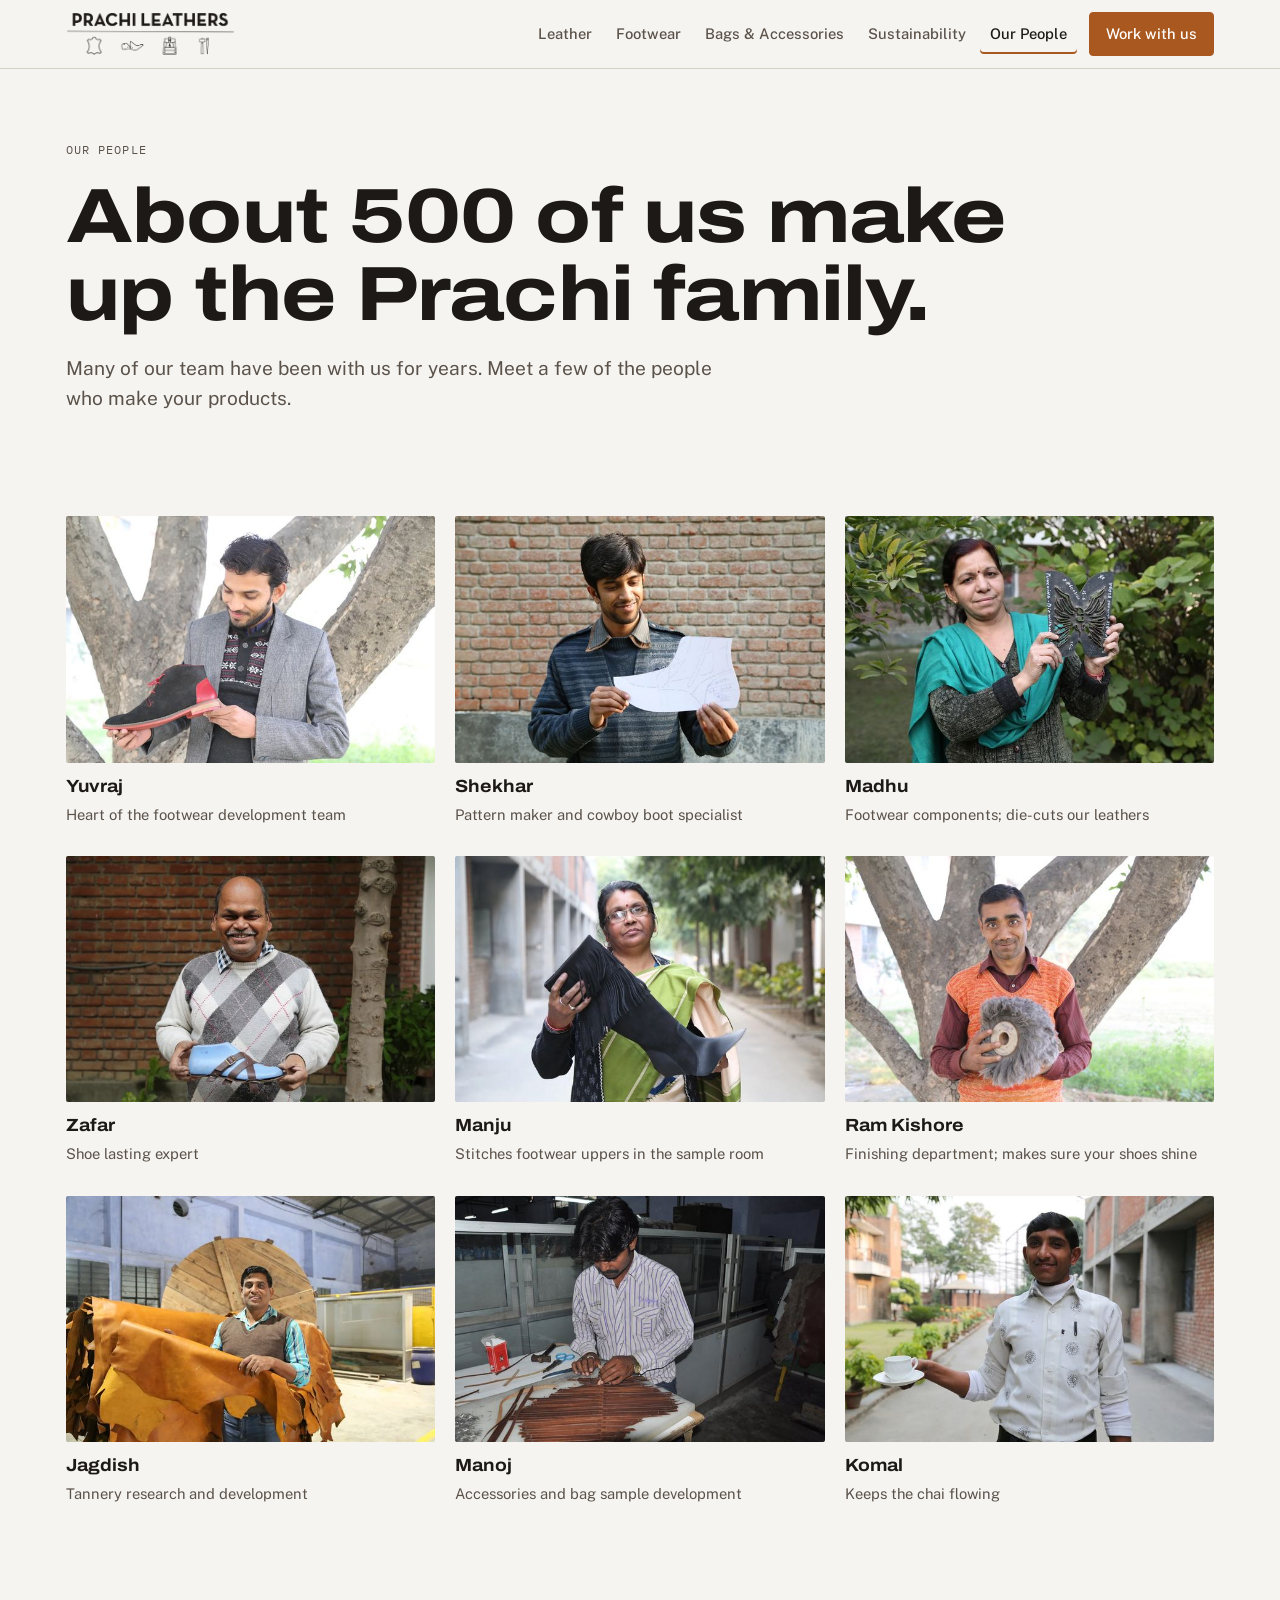
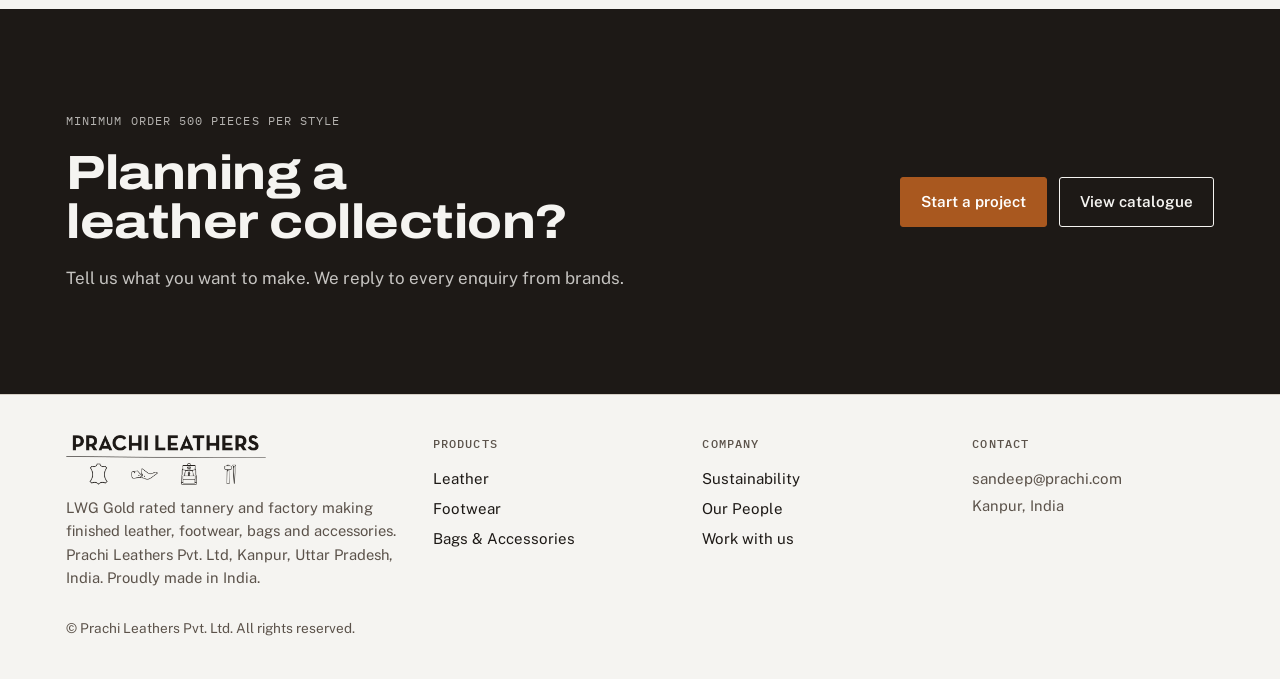
<file: people/index.html>
<!doctype html>
<html lang="en">
<head>
<meta charset="utf-8">
<meta name="viewport" content="width=device-width, initial-scale=1, viewport-fit=cover">
<title>Our people | Prachi Leathers</title>
<meta name="description" content="About 500 people make up the Prachi family. Meet some of the people who make your products.">
<link rel="canonical" href="https://www.prachi.com/people/">
<meta property="og:type" content="website">
<meta property="og:title" content="Our people | Prachi Leathers">
<meta property="og:description" content="About 500 people make up the Prachi family. Meet some of the people who make your products.">
<meta property="og:url" content="https://www.prachi.com/people/">
<meta property="og:image" content="https://www.prachi.com/assets/img/og.jpg">
<link rel="icon" type="image/png" href="../assets/img/favicon.png">
<link rel="apple-touch-icon" href="../assets/img/favicon.png">
<link rel="preconnect" href="https://fonts.googleapis.com">
<link rel="preconnect" href="https://fonts.gstatic.com" crossorigin>
<link rel="stylesheet" href="https://fonts.googleapis.com/css2?family=Archivo:wdth,wght@62..125,400..800&amp;family=Public+Sans:wght@400;500;600&amp;family=IBM+Plex+Mono:wght@400;500&amp;display=swap">
<link rel="stylesheet" href="../assets/css/style.css">
</head>
<body>
<a class="skip" href="#content">Skip to content</a>
<header class="site">
  <div class="wrap">
    <a class="logo" href="../" aria-label="Prachi Leathers home"><span class="sr">Prachi Leathers</span></a>
    <button class="menu-btn" id="menuBtn" type="button" aria-expanded="false" aria-controls="mainNav">Menu</button>
    <nav class="main" id="mainNav">
      <a href="../leather/">Leather</a>
      <a href="../footwear/">Footwear</a>
      <a href="../bags/">Bags &amp; Accessories</a>
      <a href="../sustainability/">Sustainability</a>
      <a href="../people/" aria-current="page">Our People</a>
      <a class="btn solid" href="../contact/">Work with us</a>
    </nav>
  </div>
</header>

<main id="content">

  <div class="phero"><div class="wrap">
    <span class="tag">Our people</span>
    <h1>About 500 of us make up the Prachi family.</h1>
    <p class="lede">Many of our team have been with us for years. Meet a few of the people who make your products.</p>
  </div></div>
  <div class="band"><div class="wrap">
    <div class="people">
      <div class="person"><div class="photo"><img src="../assets/img/p-yuvraj.jpg" alt="Yuvraj" loading="lazy"></div><b>Yuvraj</b><span>Heart of the footwear development team</span></div>
      <div class="person"><div class="photo"><img src="../assets/img/p-shekhar.jpg" alt="Shekhar" loading="lazy"></div><b>Shekhar</b><span>Pattern maker and cowboy boot specialist</span></div>
      <div class="person"><div class="photo"><img src="../assets/img/p-madhu.jpg" alt="Madhu" loading="lazy"></div><b>Madhu</b><span>Footwear components; die-cuts our leathers</span></div>
      <div class="person"><div class="photo"><img src="../assets/img/p-zafar.jpg" alt="Zafar" loading="lazy"></div><b>Zafar</b><span>Shoe lasting expert</span></div>
      <div class="person"><div class="photo"><img src="../assets/img/p-manju.jpg" alt="Manju" loading="lazy"></div><b>Manju</b><span>Stitches footwear uppers in the sample room</span></div>
      <div class="person"><div class="photo"><img src="../assets/img/p-ramkishore.jpg" alt="Ram Kishore" loading="lazy"></div><b>Ram Kishore</b><span>Finishing department; makes sure your shoes shine</span></div>
      <div class="person"><div class="photo"><img src="../assets/img/p-jagdish.jpg" alt="Jagdish" loading="lazy"></div><b>Jagdish</b><span>Tannery research and development</span></div>
      <div class="person"><div class="photo"><img src="../assets/img/p-manoj.jpg" alt="Manoj" loading="lazy"></div><b>Manoj</b><span>Accessories and bag sample development</span></div>
      <div class="person"><div class="photo"><img src="../assets/img/p-komal.jpg" alt="Komal" loading="lazy"></div><b>Komal</b><span>Keeps the chai flowing</span></div>
    </div>
  </div></div>
</main>

<section class="cta"><div class="wrap band">
  <div class="stack"><span class="tag">Minimum order 500 pieces per style</span><h2>Planning a leather collection?</h2><p>Tell us what you want to make. We reply to every enquiry from brands.</p></div>
  <div class="ctas"><a class="btn solid" href="../contact/">Start a project</a><a class="btn" href="https://docs.google.com/presentation/d/e/2PACX-1vRCwdBOTmDUYI6d_nt5TDCudNjAdZakLWBO3F0Hiy_foMdYYIH1BQxZCkQY8DtiNwBayjkeep3fc4Gg/pub?start=false&amp;loop=false&amp;delayms=3000" target="_blank" rel="noopener">View catalogue</a></div>
</div></section>

<footer><div class="wrap">
  <div class="stack" style="gap:10px"><a class="logo" href="../" aria-label="Prachi Leathers home"><span class="sr">Prachi Leathers</span></a><p>LWG Gold rated tannery and factory making finished leather, footwear, bags and accessories. Prachi Leathers Pvt. Ltd, Kanpur, Uttar Pradesh, India. Proudly made in India.</p></div>
  <div><h4>Products</h4><a href="../leather/">Leather</a><a href="../footwear/">Footwear</a><a href="../bags/">Bags &amp; Accessories</a></div>
  <div><h4>Company</h4><a href="../sustainability/">Sustainability</a><a href="../people/">Our People</a><a href="../contact/">Work with us</a></div>
  <div><h4>Contact</h4><p><a href="mailto:sandeep@prachi.com">sandeep@prachi.com</a></p><p>Kanpur, India</p></div>
</div>
<div class="wrap" style="margin-top:28px"><p class="note">© Prachi Leathers Pvt. Ltd. All rights reserved.</p></div></footer>
<script src="../assets/js/site.js" defer></script>
</body>
</html>
</file>
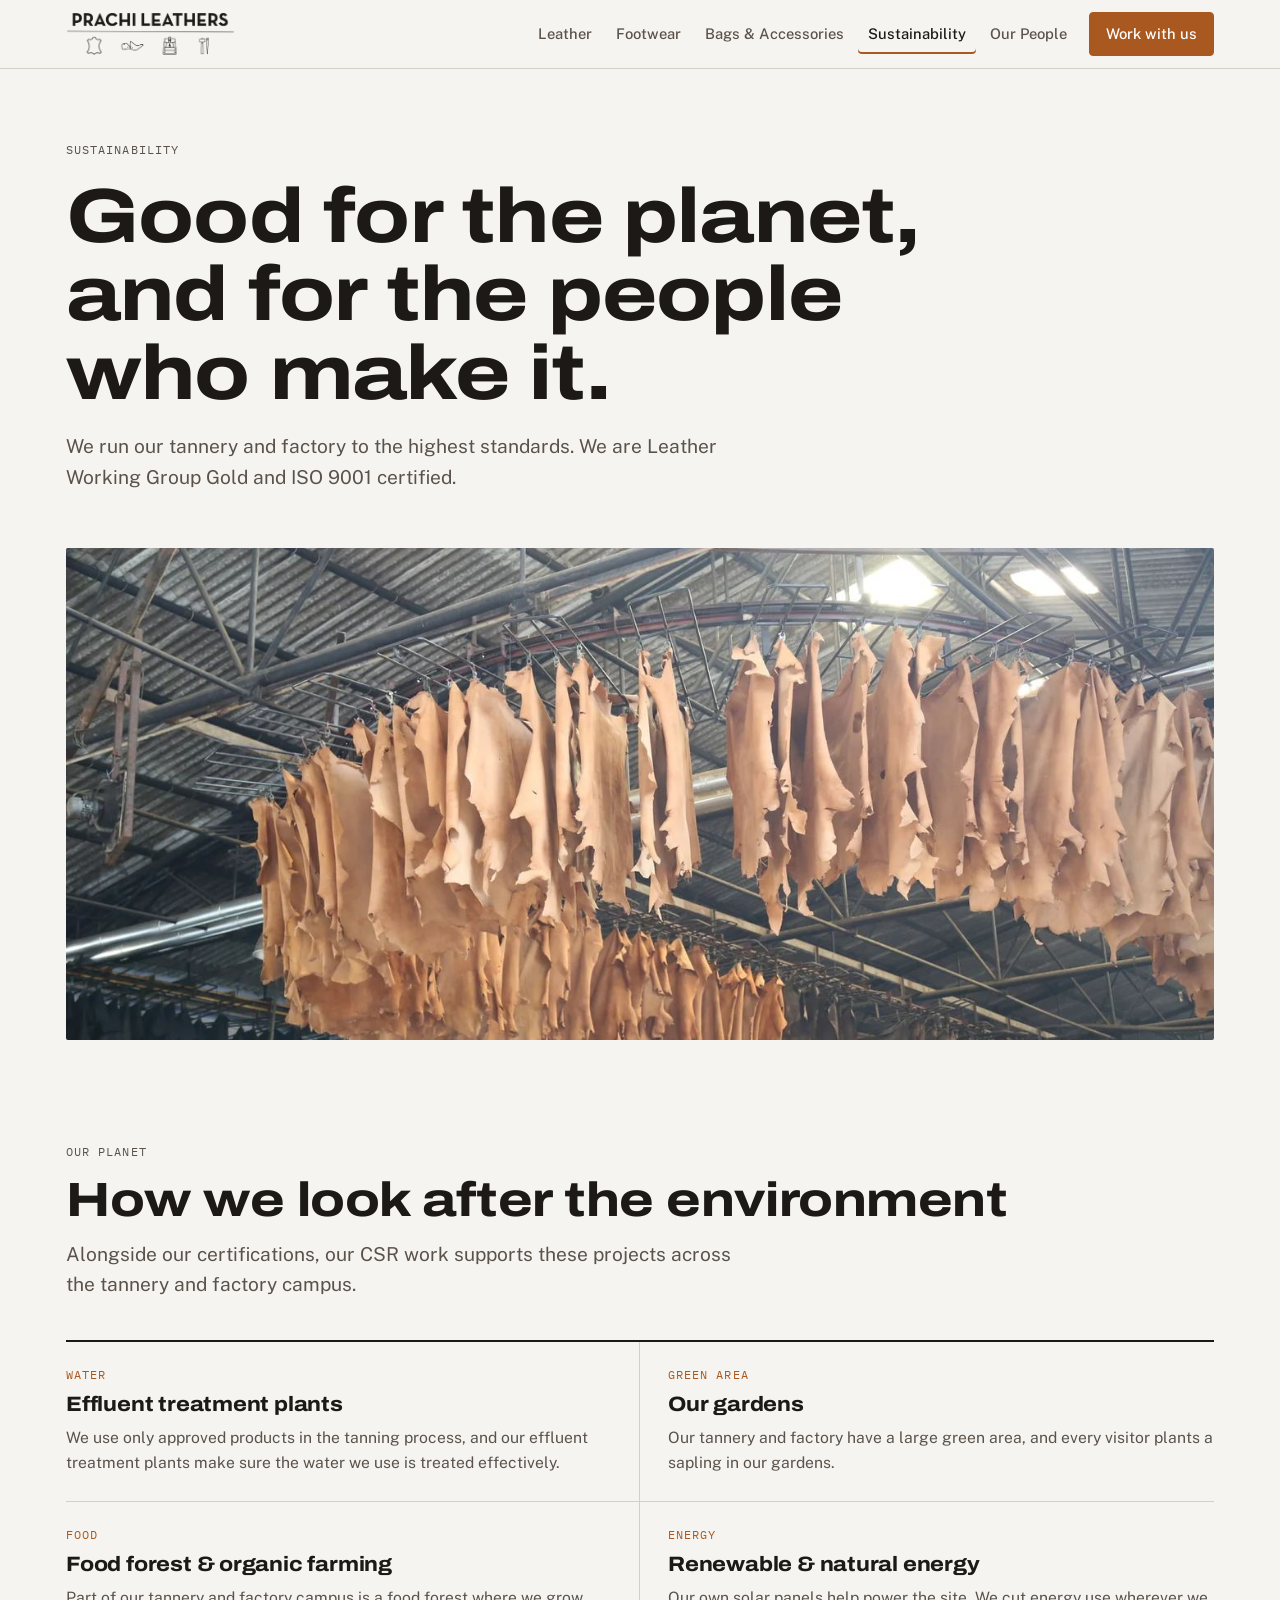
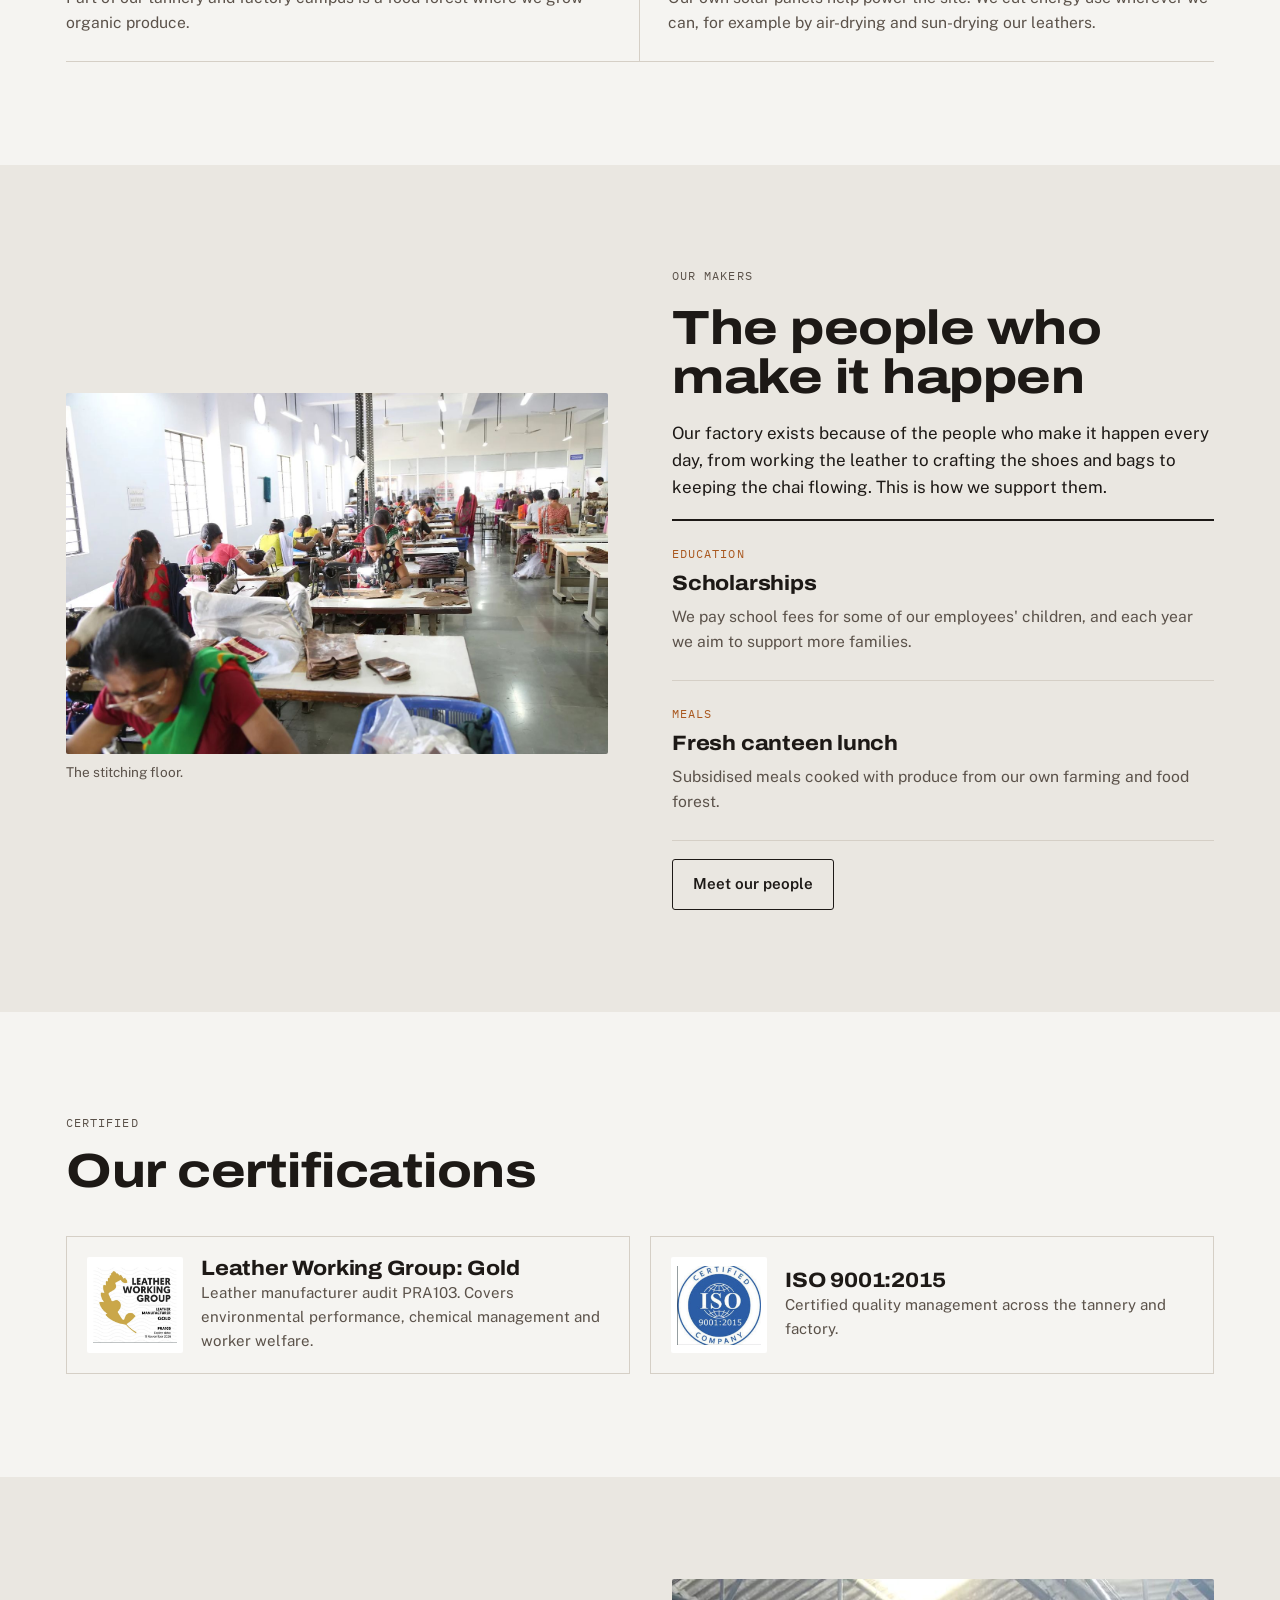
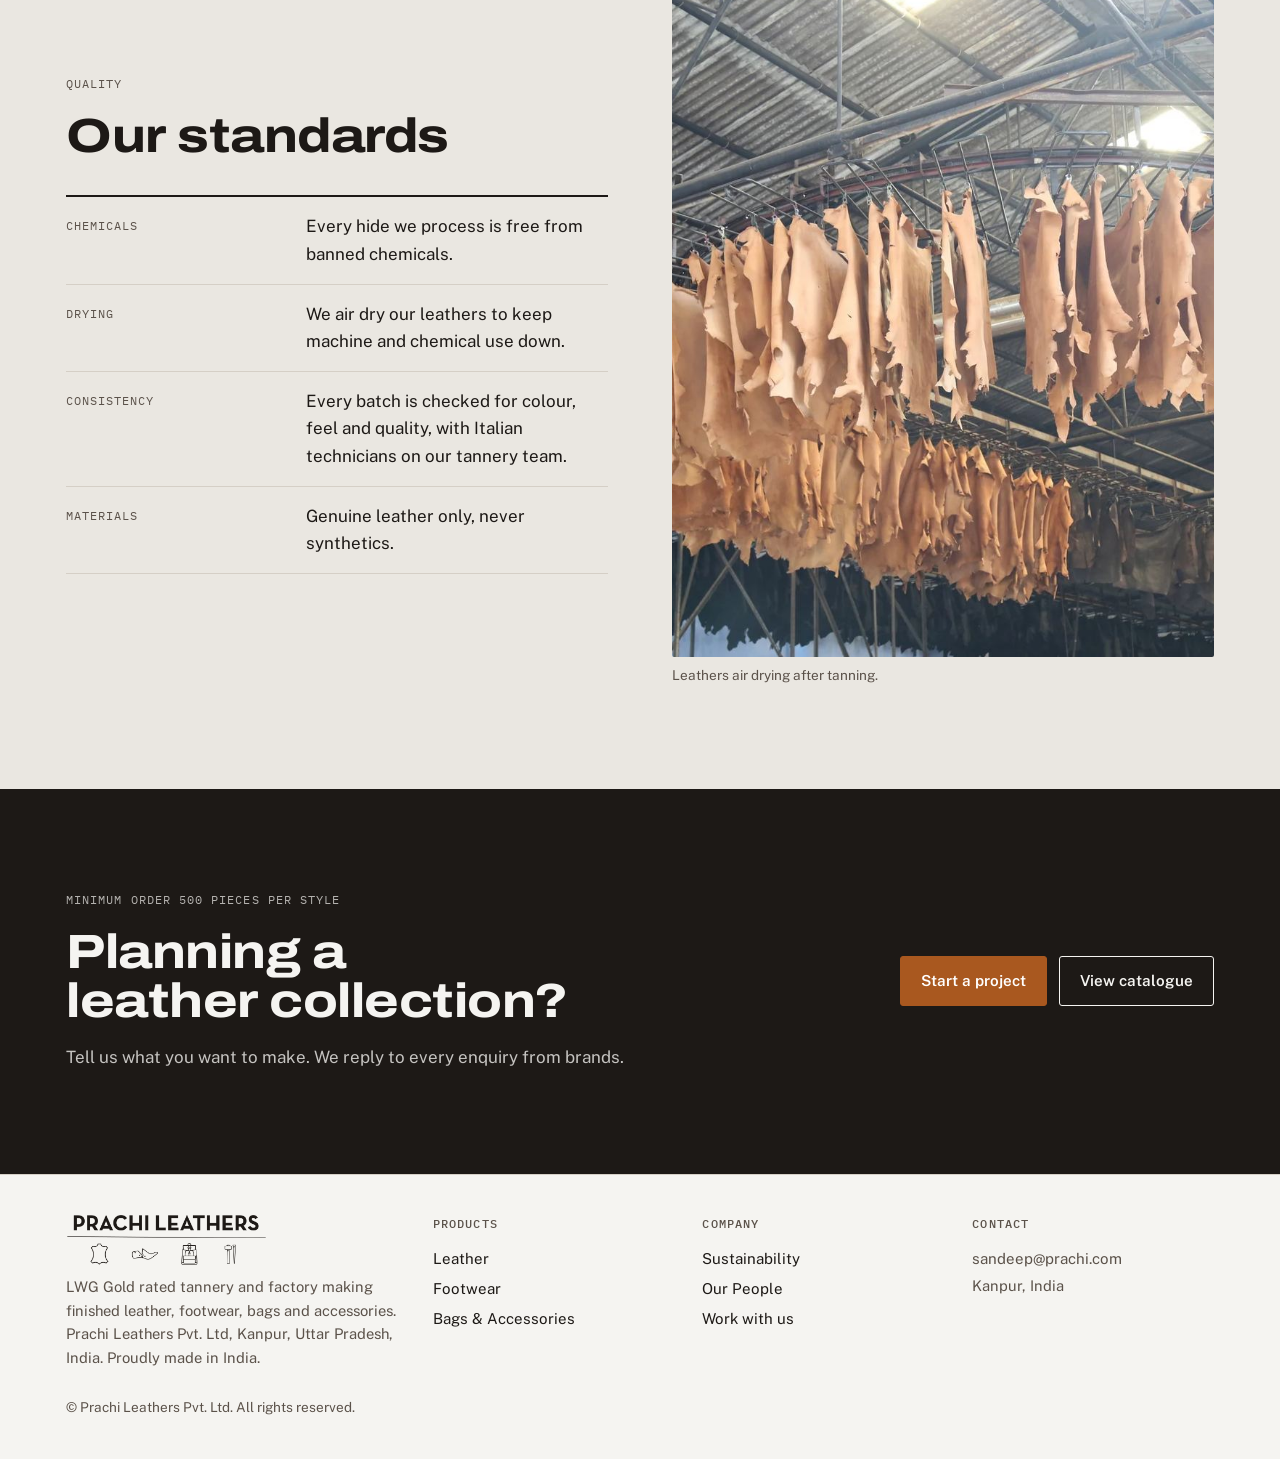
<file: sustainability/index.html>
<!doctype html>
<html lang="en">
<head>
<meta charset="utf-8">
<meta name="viewport" content="width=device-width, initial-scale=1, viewport-fit=cover">
<title>Sustainability | Prachi Leathers</title>
<meta name="description" content="LWG Gold and ISO 9001 certified. Effluent treatment, solar power, a food forest and support for our makers.">
<link rel="canonical" href="https://www.prachi.com/sustainability/">
<meta property="og:type" content="website">
<meta property="og:title" content="Sustainability | Prachi Leathers">
<meta property="og:description" content="LWG Gold and ISO 9001 certified. Effluent treatment, solar power, a food forest and support for our makers.">
<meta property="og:url" content="https://www.prachi.com/sustainability/">
<meta property="og:image" content="https://www.prachi.com/assets/img/og.jpg">
<link rel="icon" type="image/png" href="../assets/img/favicon.png">
<link rel="apple-touch-icon" href="../assets/img/favicon.png">
<link rel="preconnect" href="https://fonts.googleapis.com">
<link rel="preconnect" href="https://fonts.gstatic.com" crossorigin>
<link rel="stylesheet" href="https://fonts.googleapis.com/css2?family=Archivo:wdth,wght@62..125,400..800&amp;family=Public+Sans:wght@400;500;600&amp;family=IBM+Plex+Mono:wght@400;500&amp;display=swap">
<link rel="stylesheet" href="../assets/css/style.css">
</head>
<body>
<a class="skip" href="#content">Skip to content</a>
<header class="site">
  <div class="wrap">
    <a class="logo" href="../" aria-label="Prachi Leathers home"><span class="sr">Prachi Leathers</span></a>
    <button class="menu-btn" id="menuBtn" type="button" aria-expanded="false" aria-controls="mainNav">Menu</button>
    <nav class="main" id="mainNav">
      <a href="../leather/">Leather</a>
      <a href="../footwear/">Footwear</a>
      <a href="../bags/">Bags &amp; Accessories</a>
      <a href="../sustainability/" aria-current="page">Sustainability</a>
      <a href="../people/">Our People</a>
      <a class="btn solid" href="../contact/">Work with us</a>
    </nav>
  </div>
</header>

<main id="content">

  <div class="phero"><div class="wrap">
    <span class="tag">Sustainability</span>
    <h1>Good for the planet, and for the people who make it.</h1>
    <p class="lede">We run our tannery and factory to the highest standards. We are Leather Working Group Gold and ISO 9001 certified.</p>
  </div>
  <div class="wrap"><div class="photo wide-photo"><img src="../assets/img/air-dry.jpg" alt="Leathers air drying in the tannery"></div></div></div>

  <div class="band"><div class="wrap">
    <div class="head"><span class="tag">Our planet</span><h2>How we look after the environment</h2><p class="lede">Alongside our certifications, our CSR work supports these projects across the tannery and factory campus.</p></div>
    <div class="inits">
      <div><span class="tag">Water</span><h3>Effluent treatment plants</h3><p>We use only approved products in the tanning process, and our effluent treatment plants make sure the water we use is treated effectively.</p></div>
      <div><span class="tag">Green area</span><h3>Our gardens</h3><p>Our tannery and factory have a large green area, and every visitor plants a sapling in our gardens.</p></div>
      <div><span class="tag">Food</span><h3>Food forest &amp; organic farming</h3><p>Part of our tannery and factory campus is a food forest where we grow organic produce.</p></div>
      <div><span class="tag">Energy</span><h3>Renewable &amp; natural energy</h3><p>Our own solar panels help power the site. We cut energy use wherever we can, for example by air-drying and sun-drying our leathers.</p></div>
    </div>
  </div></div>

  <div class="band alt"><div class="wrap split">
    <figure><div class="photo ratio-32"><img src="../assets/img/stitching.jpg" alt="Our stitching floor" loading="lazy"></div><figcaption>The stitching floor.</figcaption></figure>
    <div class="stack">
      <span class="tag">Our makers</span>
      <h2>The people who make it happen</h2>
      <p>Our factory exists because of the people who make it happen every day, from working the leather to crafting the shoes and bags to keeping the chai flowing. This is how we support them.</p>
      <div class="inits" style="grid-template-columns:1fr">
        <div style="padding-right:0;border-right:0"><span class="tag">Education</span><h3>Scholarships</h3><p>We pay school fees for some of our employees' children, and each year we aim to support more families.</p></div>
        <div style="padding-left:0;padding-right:0;border-right:0"><span class="tag">Meals</span><h3>Fresh canteen lunch</h3><p>Subsidised meals cooked with produce from our own farming and food forest.</p></div>
      </div>
      <div><a class="btn" href="../people/">Meet our people</a></div>
    </div>
  </div></div>

  <div class="band"><div class="wrap">
    <div class="head"><span class="tag">Certified</span><h2>Our certifications</h2></div>
    <div class="certs">
      <div class="cert"><img src="../assets/img/cert2.jpg" alt="Leather Working Group Gold certificate"><div><h3>Leather Working Group: Gold</h3><p>Leather manufacturer audit PRA103. Covers environmental performance, chemical management and worker welfare.</p></div></div>
      <div class="cert"><img src="../assets/img/cert1.jpg" alt="ISO 9001:2015 certified company seal"><div><h3>ISO 9001:2015</h3><p>Certified quality management across the tannery and factory.</p></div></div>
    </div>
  </div></div>

  <div class="band alt"><div class="wrap split">
    <div class="stack">
      <span class="tag">Quality</span>
      <h2>Our standards</h2>
      <dl class="spec">
        <div class="row"><dt>Chemicals</dt><dd>Every hide we process is free from banned chemicals.</dd></div>
        <div class="row"><dt>Drying</dt><dd>We air dry our leathers to keep machine and chemical use down.</dd></div>
        <div class="row"><dt>Consistency</dt><dd>Every batch is checked for colour, feel and quality, with Italian technicians on our tannery team.</dd></div>
        <div class="row"><dt>Materials</dt><dd>Genuine leather only, never synthetics.</dd></div>
      </dl>
    </div>
    <figure><div class="photo ratio-45"><img src="../assets/img/air-dry.jpg" alt="Leathers air drying in the tannery" loading="lazy"></div><figcaption>Leathers air drying after tanning.</figcaption></figure>
  </div></div>
</main>

<section class="cta"><div class="wrap band">
  <div class="stack"><span class="tag">Minimum order 500 pieces per style</span><h2>Planning a leather collection?</h2><p>Tell us what you want to make. We reply to every enquiry from brands.</p></div>
  <div class="ctas"><a class="btn solid" href="../contact/">Start a project</a><a class="btn" href="https://docs.google.com/presentation/d/e/2PACX-1vRCwdBOTmDUYI6d_nt5TDCudNjAdZakLWBO3F0Hiy_foMdYYIH1BQxZCkQY8DtiNwBayjkeep3fc4Gg/pub?start=false&amp;loop=false&amp;delayms=3000" target="_blank" rel="noopener">View catalogue</a></div>
</div></section>

<footer><div class="wrap">
  <div class="stack" style="gap:10px"><a class="logo" href="../" aria-label="Prachi Leathers home"><span class="sr">Prachi Leathers</span></a><p>LWG Gold rated tannery and factory making finished leather, footwear, bags and accessories. Prachi Leathers Pvt. Ltd, Kanpur, Uttar Pradesh, India. Proudly made in India.</p></div>
  <div><h4>Products</h4><a href="../leather/">Leather</a><a href="../footwear/">Footwear</a><a href="../bags/">Bags &amp; Accessories</a></div>
  <div><h4>Company</h4><a href="../sustainability/">Sustainability</a><a href="../people/">Our People</a><a href="../contact/">Work with us</a></div>
  <div><h4>Contact</h4><p><a href="mailto:sandeep@prachi.com">sandeep@prachi.com</a></p><p>Kanpur, India</p></div>
</div>
<div class="wrap" style="margin-top:28px"><p class="note">© Prachi Leathers Pvt. Ltd. All rights reserved.</p></div></footer>
<script src="../assets/js/site.js" defer></script>
</body>
</html>
</file>
<file: assets/css/style.css>
/* Prachi Leathers website styles. Colours are set once in :root (light) and the dark-mode blocks below it. */
/* Layout: a factory-floor walk. Full-bleed video opens on the tannery, then the site reads like a spec sheet:
   wide expanded headings, mono "batch tag" labels for the hard facts, generous photos, one tan accent. */
html{padding:env(safe-area-inset-top,0px) 0 env(safe-area-inset-bottom,0px)}
:root{
  --paper:#F5F4F1;      /* raw-hide stone */
  --paper-2:#EAE7E1;
  --ink:#1D1916;        /* espresso */
  --ink-2:#5B524A;
  --line:#D5CFC6;
  --tan:#A9581F;        /* cognac, used sparingly */
  --tan-ink:#FFFFFF;
  --gold:#8A6D1E;
  --over:rgba(18,14,11,.55);
  --display:"Archivo","Arial Narrow",Arial,sans-serif;
  --body:"Public Sans",system-ui,-apple-system,"Segoe UI",sans-serif;
  --mono:"IBM Plex Mono",ui-monospace,Menlo,Consolas,monospace;
  --wrap:1180px;
  --gut-l:max(16px, env(safe-area-inset-left, 0px));
  --gut-r:max(16px, env(safe-area-inset-right, 0px));
}
@media (prefers-color-scheme: dark){:root:not([data-theme="light"]){
  --paper:#171412;--paper-2:#221E1A;--ink:#EEE9E2;--ink-2:#B3A99E;--line:#3A332D;--tan:#D07A3C;--tan-ink:#1A120C;--gold:#CDAA4F;--over:rgba(10,8,6,.6);color-scheme:dark}}
:root[data-theme="dark"]{
  --paper:#171412;--paper-2:#221E1A;--ink:#EEE9E2;--ink-2:#B3A99E;--line:#3A332D;--tan:#D07A3C;--tan-ink:#1A120C;--gold:#CDAA4F;--over:rgba(10,8,6,.6);color-scheme:dark}

*{box-sizing:border-box}
body{background:var(--paper);color:var(--ink);font-family:var(--body);font-size:17px;line-height:1.6;-webkit-font-smoothing:antialiased}
body::before{content:"";position:fixed;inset:0 0 auto;height:env(safe-area-inset-top,0px);z-index:30;background:var(--paper)}
img,video{max-width:100%;display:block}
a{color:inherit}
:focus-visible{outline:2px solid var(--tan);outline-offset:3px}
h1,h2,h3{font-family:var(--display);font-stretch:118%;font-weight:750;line-height:1.02;letter-spacing:-.01em;text-wrap:balance;margin:0}
h1{font-size:clamp(2.4rem,6.2vw,4.8rem)}
h2{font-size:clamp(1.9rem,4vw,3rem)}
h3{font-size:1.3rem;font-stretch:110%;line-height:1.15}
p{margin:0;max-width:62ch}
.tag{font-family:var(--mono);font-size:.74rem;letter-spacing:.09em;text-transform:uppercase;color:var(--ink-2)}
.wrap{max-width:var(--wrap);margin:0 auto;padding-left:var(--gut-l);padding-right:var(--gut-r)}
.band{padding-block:clamp(56px,8vw,104px)}
.band.alt{background:var(--paper-2)}
.stack{display:grid;gap:18px}
.lede{font-size:1.2rem;color:var(--ink-2);max-width:56ch}


/* header */
header.site{position:sticky;top:env(safe-area-inset-top,0px);z-index:20;background:var(--paper);border-bottom:1px solid var(--line)}
header.site .wrap{display:flex;align-items:center;gap:20px;min-height:68px}
.logo{display:block;text-decoration:none;width:168px;aspect-ratio:720/181;flex:none;background:var(--ink);-webkit-mask:url(../img/logo.png) center/contain no-repeat;mask:url(../img/logo.png) center/contain no-repeat}
.logo .sr{position:absolute;width:1px;height:1px;overflow:hidden;clip:rect(0 0 0 0)}
footer .logo{width:200px}

/* sustainability initiatives */
.inits{display:grid;grid-template-columns:repeat(2,minmax(0,1fr));gap:0;border-top:2px solid var(--ink)}
.inits > div{padding:24px 28px 26px 0;border-bottom:1px solid var(--line);display:grid;gap:8px;align-content:start}
.inits > div:nth-child(odd){border-right:1px solid var(--line)}
.inits > div:nth-child(even){padding-left:28px;padding-right:0}
.inits p{font-size:.98rem;color:var(--ink-2)}
.inits .tag{color:var(--tan)}
@media (max-width:720px){.inits{grid-template-columns:1fr}.inits > div,.inits > div:nth-child(even){padding:20px 0;border-right:0}}
nav.main{margin-left:auto;display:flex;gap:4px;align-items:center}
nav.main a{text-decoration:none;font-size:.92rem;font-weight:500;padding:8px 10px;border-radius:4px;color:var(--ink-2)}
nav.main a:hover{color:var(--ink)}
nav.main a:not(.btn)[aria-current="page"]{color:var(--ink);box-shadow:inset 0 -2px 0 var(--tan)}
.btn{display:inline-flex;align-items:center;gap:8px;font-weight:600;font-size:.95rem;text-decoration:none;padding:12px 20px;border-radius:3px;border:1.5px solid var(--ink);color:var(--ink);background:transparent;cursor:pointer;font-family:var(--body)}
.btn.solid{background:var(--tan);border-color:var(--tan);color:var(--tan-ink)}
.btn:hover{filter:brightness(1.08)}
nav.main .btn{margin-left:8px;padding:9px 16px}
.menu-btn{display:none;margin-left:auto;background:none;border:1.5px solid var(--line);border-radius:3px;padding:8px 12px;font:600 .9rem var(--body);color:var(--ink)}
@media (max-width:940px){
  .menu-btn{display:block}
  nav.main{display:none;position:absolute;left:0;right:0;top:100%;flex-direction:column;align-items:stretch;background:var(--paper);border-bottom:1px solid var(--line);padding:8px var(--gut-r) 16px var(--gut-l);gap:0}
  nav.main.open{display:flex}
  nav.main a{padding:12px 4px;border-bottom:1px solid var(--line);border-radius:0}
  nav.main a:not(.btn)[aria-current="page"]{box-shadow:none;color:var(--tan)}
  nav.main .btn{margin:12px 0 0;justify-content:center;border-bottom:1.5px solid var(--tan)}
}

/* hero video */
.hero{position:relative;min-height:min(78vh,720px);display:grid;align-items:end;color:#fff;overflow:hidden;background:#1d1916}
.hero video,.hero .poster{position:absolute;inset:0;width:100%;height:100%;object-fit:cover}
.hero::after{content:"";position:absolute;inset:0;background:linear-gradient(180deg,rgba(18,14,11,.15) 0%,rgba(18,14,11,.25) 45%,rgba(18,14,11,.82) 100%)}
.hero .wrap{position:relative;z-index:1;width:100%;padding-block:56px 48px;display:grid;gap:22px}
.hero .tag{color:rgba(255,255,255,.82)}
.hero h1{max-width:15ch;color:#fff}
.hero p{font-size:1.15rem;color:rgba(255,255,255,.88);max-width:52ch}
.hero .ctas{display:flex;gap:12px;flex-wrap:wrap}
.hero .btn:not(.solid){border-color:#fff;color:#fff}
.vid-toggle{position:absolute;z-index:2;right:calc(var(--gut-r) + 4px);bottom:20px;background:rgba(0,0,0,.45);color:#fff;border:1px solid rgba(255,255,255,.4);border-radius:3px;font:500 .72rem var(--mono);letter-spacing:.08em;padding:7px 10px;cursor:pointer}

/* facts strip */
.facts{border-bottom:1px solid var(--line)}
.facts .wrap{display:grid;grid-template-columns:repeat(5,minmax(0,1fr))}
.fact{padding:26px 18px 24px;border-left:1px solid var(--line);display:grid;gap:6px;align-content:start}
.fact:first-child{border-left:0;padding-left:0}
.fact b{font-family:var(--display);font-stretch:112%;font-weight:750;font-size:clamp(1.6rem,3vw,2.3rem);line-height:1;font-variant-numeric:tabular-nums}
.fact span{font-size:.88rem;color:var(--ink-2);line-height:1.35}
@media (max-width:860px){.facts .wrap{grid-template-columns:repeat(2,minmax(0,1fr))}.fact{border-left:0;border-top:1px solid var(--line);padding-left:0}.fact:nth-child(-n+2){border-top:0}.fact:last-child{grid-column:1/-1}}

/* section head */
.head{display:grid;gap:14px;margin-bottom:40px}
.split{display:grid;grid-template-columns:minmax(0,1fr) minmax(0,1fr);gap:clamp(28px,5vw,72px);align-items:center}
.split > *{min-width:0}
@media (max-width:820px){.split{grid-template-columns:1fr}}
.photo{border-radius:2px;overflow:hidden;background:var(--paper-2)}
.photo img{width:100%;height:100%;object-fit:cover}
.ratio-32{aspect-ratio:3/2}
.ratio-45{aspect-ratio:4/5}
figure{margin:0;display:grid;gap:8px}
figcaption{font-size:.85rem;color:var(--ink-2)}

/* product cards */
.lines{display:grid;grid-template-columns:repeat(3,minmax(0,1fr));gap:24px}
@media (max-width:860px){.lines{grid-template-columns:1fr}}
.line{display:grid;gap:14px;text-decoration:none;align-content:start}
.line .photo{aspect-ratio:4/3}
.line .photo img{transition:transform .5s ease}
.line:hover .photo img{transform:scale(1.03)}
.line p{color:var(--ink-2);font-size:.98rem}
.arrow{font-weight:600;font-size:.92rem;color:var(--tan)}

/* journey: a real sequence, hide to finished product */
.journey{display:grid;grid-template-columns:repeat(5,minmax(0,1fr));gap:16px;counter-reset:step}
.journey li{list-style:none;display:grid;gap:10px;align-content:start}
.journey .photo{aspect-ratio:1/1}
.journey .tag{color:var(--tan)}
.journey p{font-size:.92rem;color:var(--ink-2)}
.journey{padding:0;margin:0}
@media (max-width:900px){.journey{grid-template-columns:repeat(2,minmax(0,1fr))}.journey li:last-child{grid-column:1/-1}.journey li:last-child .photo{aspect-ratio:2/1}}

/* certs */
.certs{display:grid;grid-template-columns:repeat(2,minmax(0,1fr));gap:20px}
@media (max-width:640px){.certs{grid-template-columns:1fr}}
.cert{display:grid;grid-template-columns:96px minmax(0,1fr);gap:18px;align-items:center;padding:20px;border:1px solid var(--line);background:var(--paper)}
.cert img{background:#fff;border-radius:2px;padding:6px;width:96px;height:96px;object-fit:contain}
.cert p{font-size:.94rem;color:var(--ink-2)}

/* own brands */
.brands{display:grid;grid-template-columns:repeat(2,minmax(0,1fr));gap:20px}
@media (max-width:640px){.brands{grid-template-columns:1fr}}
.brand{display:grid;gap:10px;align-content:start;padding:26px;border:1px solid var(--line);text-decoration:none}
.brand h3{font-size:1.6rem}
.brand p{color:var(--ink-2)}
.brand:hover{border-color:var(--tan)}

/* markets */
.markets{display:flex;flex-wrap:wrap;gap:10px}
.markets span{font-family:var(--mono);font-size:.82rem;letter-spacing:.05em;padding:8px 14px;border:1px solid var(--line);border-radius:999px}

/* CTA band */
.cta{background:var(--ink);color:var(--paper)}
.cta .wrap{display:grid;grid-template-columns:minmax(0,1.3fr) minmax(0,1fr);gap:40px;align-items:center}
.cta p{color:color-mix(in srgb,var(--paper) 78%,transparent)}
.cta .tag{color:color-mix(in srgb,var(--paper) 70%,transparent)}
.cta .btn:not(.solid){border-color:var(--paper);color:var(--paper)}
.cta .ctas{display:flex;gap:12px;flex-wrap:wrap;justify-content:flex-end}
@media (max-width:820px){.cta .wrap{grid-template-columns:1fr}.cta .ctas{justify-content:flex-start}}

/* page hero (inner pages) */
.phero{padding-block:clamp(40px,6vw,72px) 0}
.phero .wrap{display:grid;gap:18px}
.wide-photo{margin-top:clamp(32px,5vw,56px);aspect-ratio:21/9}
@media (max-width:640px){.wide-photo{aspect-ratio:4/3}}
.pair{margin-top:clamp(32px,5vw,56px);display:grid;grid-template-columns:repeat(2,minmax(0,1fr));gap:12px}
.pair .photo{aspect-ratio:1/1}
@media (max-width:560px){.pair{grid-template-columns:1fr}}

/* spec sheet */
.spec{border-top:2px solid var(--ink)}
.spec .row{display:grid;grid-template-columns:minmax(0,220px) minmax(0,1fr);gap:20px;padding:16px 0;border-bottom:1px solid var(--line)}
.spec dt{font-family:var(--mono);font-size:.78rem;letter-spacing:.08em;text-transform:uppercase;color:var(--ink-2);padding-top:3px}
.spec dd{margin:0}
@media (max-width:560px){.spec .row{grid-template-columns:1fr;gap:4px}}
.chips{display:flex;flex-wrap:wrap;gap:8px}
.chips span{font-size:.9rem;padding:5px 12px;background:var(--paper-2);border-radius:2px}
.band.alt .chips span{background:var(--paper)}

/* gallery */
.gallery{display:grid;grid-template-columns:repeat(3,minmax(0,1fr));gap:12px}
.gallery .photo{aspect-ratio:1/1}
.gallery .tall{grid-row:span 2;aspect-ratio:auto}
@media (max-width:700px){.gallery{grid-template-columns:repeat(2,minmax(0,1fr))}}

/* process steps */
.steps{display:grid;grid-template-columns:repeat(4,minmax(0,1fr));gap:0;padding:0;margin:0;border-top:2px solid var(--ink)}
.steps li{list-style:none;padding:22px 20px 22px 0;display:grid;gap:8px;align-content:start;border-right:1px solid var(--line);margin-right:20px}
.steps li:last-child{border-right:0;margin-right:0}
.steps .tag{color:var(--tan)}
.steps p{font-size:.94rem;color:var(--ink-2)}
@media (max-width:860px){.steps{grid-template-columns:1fr}.steps li{border-right:0;margin-right:0;border-bottom:1px solid var(--line);padding-right:0}}

/* people */
.people{display:grid;grid-template-columns:repeat(3,minmax(0,1fr));gap:28px 20px}
@media (max-width:820px){.people{grid-template-columns:repeat(2,minmax(0,1fr))}}
.person .photo{aspect-ratio:3/2}
.person b{display:block;font-family:var(--display);font-stretch:110%;font-size:1.1rem;margin-top:10px}
.person span{font-size:.92rem;color:var(--ink-2)}

/* contact */
.contacts{display:grid;gap:0;border-top:2px solid var(--ink)}
.contact{display:grid;grid-template-columns:minmax(0,1fr) auto;gap:12px;align-items:center;padding:16px 0;border-bottom:1px solid var(--line)}
.contact b{display:block;font-weight:600}
.contact span{font-size:.92rem;color:var(--ink-2)}
.contact code{font-family:var(--mono);font-size:.9rem;user-select:all;overflow-wrap:anywhere}
.copy{font:500 .75rem var(--mono);letter-spacing:.06em;text-transform:uppercase;background:none;border:1px solid var(--line);color:var(--ink-2);padding:6px 10px;border-radius:3px;cursor:pointer}
.note{font-size:.85rem;color:var(--ink-2)}

/* footer */
footer{border-top:1px solid var(--line);padding-block:40px}
footer .wrap{display:grid;grid-template-columns:minmax(0,1.4fr) repeat(3,minmax(0,1fr));gap:28px}
footer h4{margin:0 0 10px;font-family:var(--mono);font-weight:500;font-size:.74rem;letter-spacing:.1em;text-transform:uppercase;color:var(--ink-2)}
footer a{display:block;text-decoration:none;font-size:.94rem;padding:3px 0}
footer p{font-size:.92rem;color:var(--ink-2)}
@media (max-width:760px){footer .wrap{grid-template-columns:1fr 1fr}footer .wrap > :first-child{grid-column:1/-1}}

@media (prefers-reduced-motion:reduce){.line .photo img{transition:none}}

.contact a{text-decoration:none}
.contact a:hover code{color:var(--tan)}
.notfound{min-height:50vh;display:grid;align-content:center;gap:18px}
.skip{position:absolute;left:-999px;top:8px;z-index:50;background:var(--ink);color:var(--paper);padding:8px 12px}
.skip:focus{left:16px}
body{margin:0}
</file>
